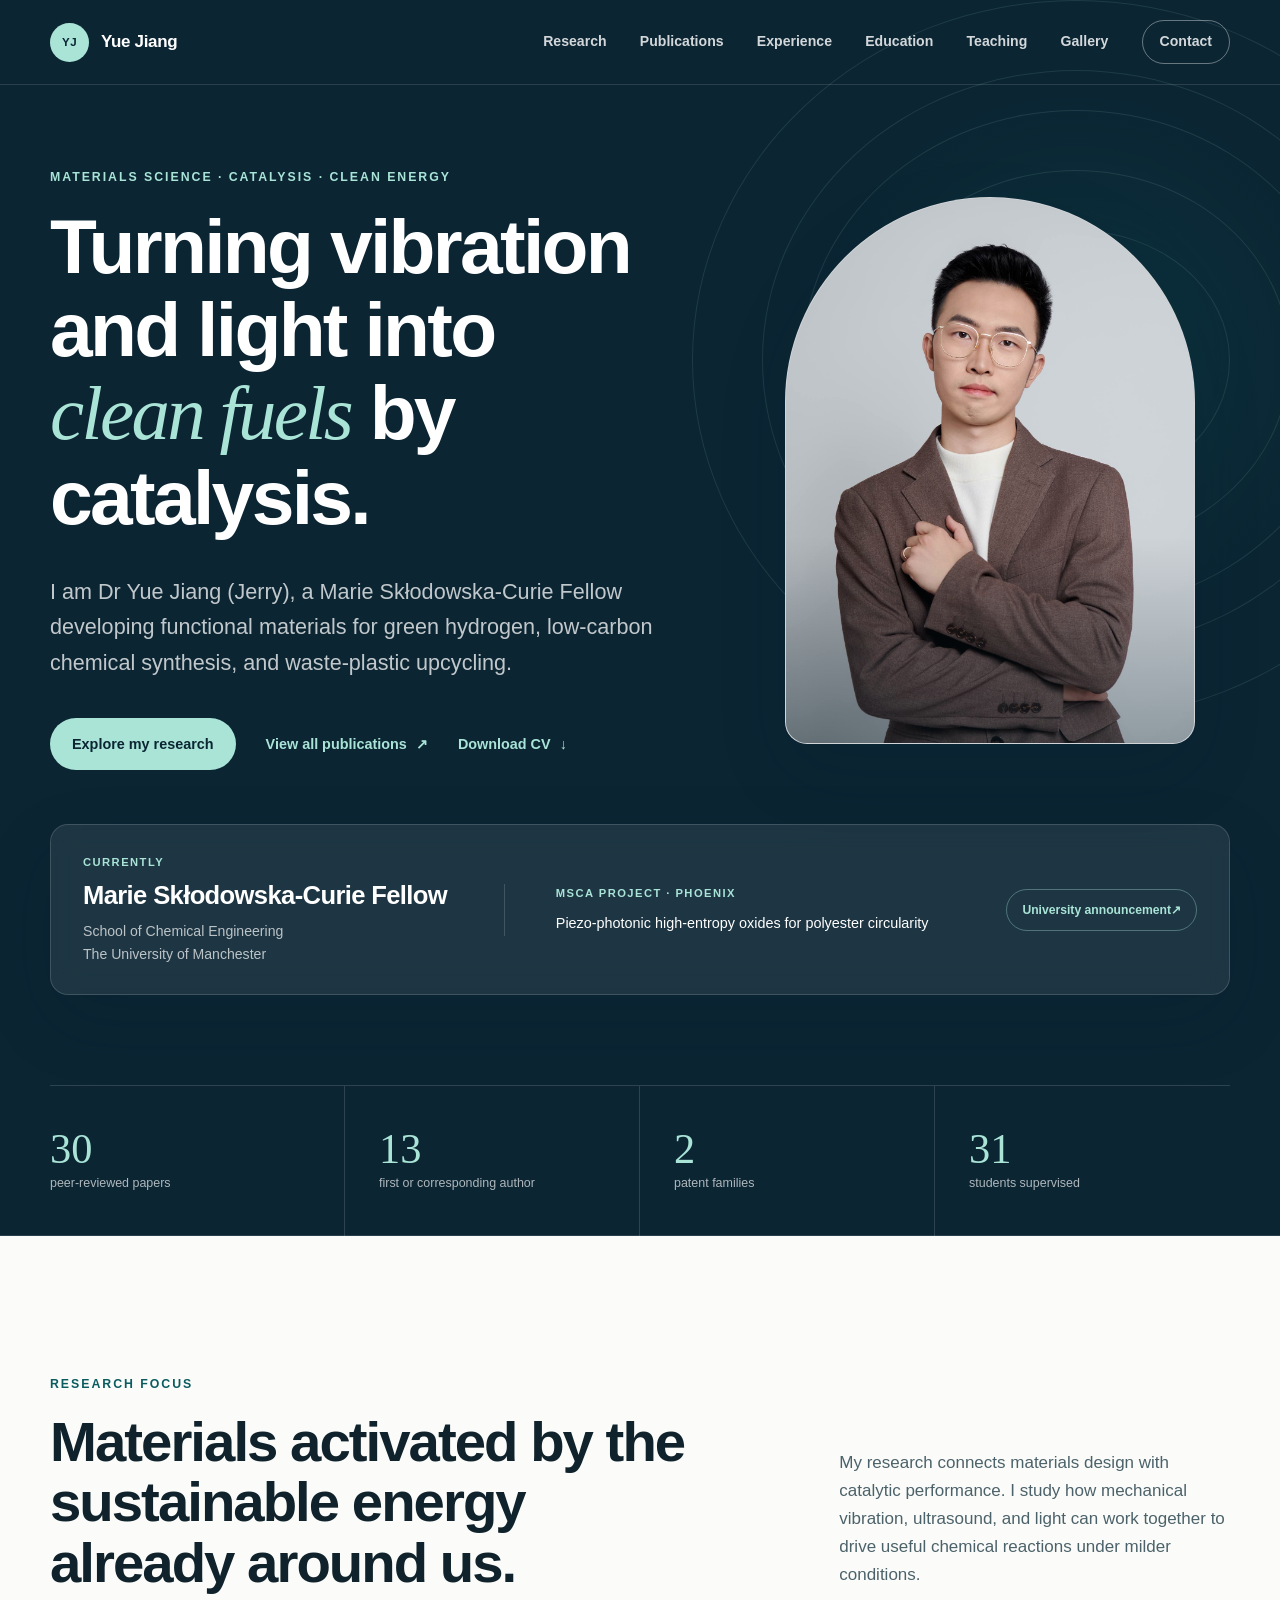
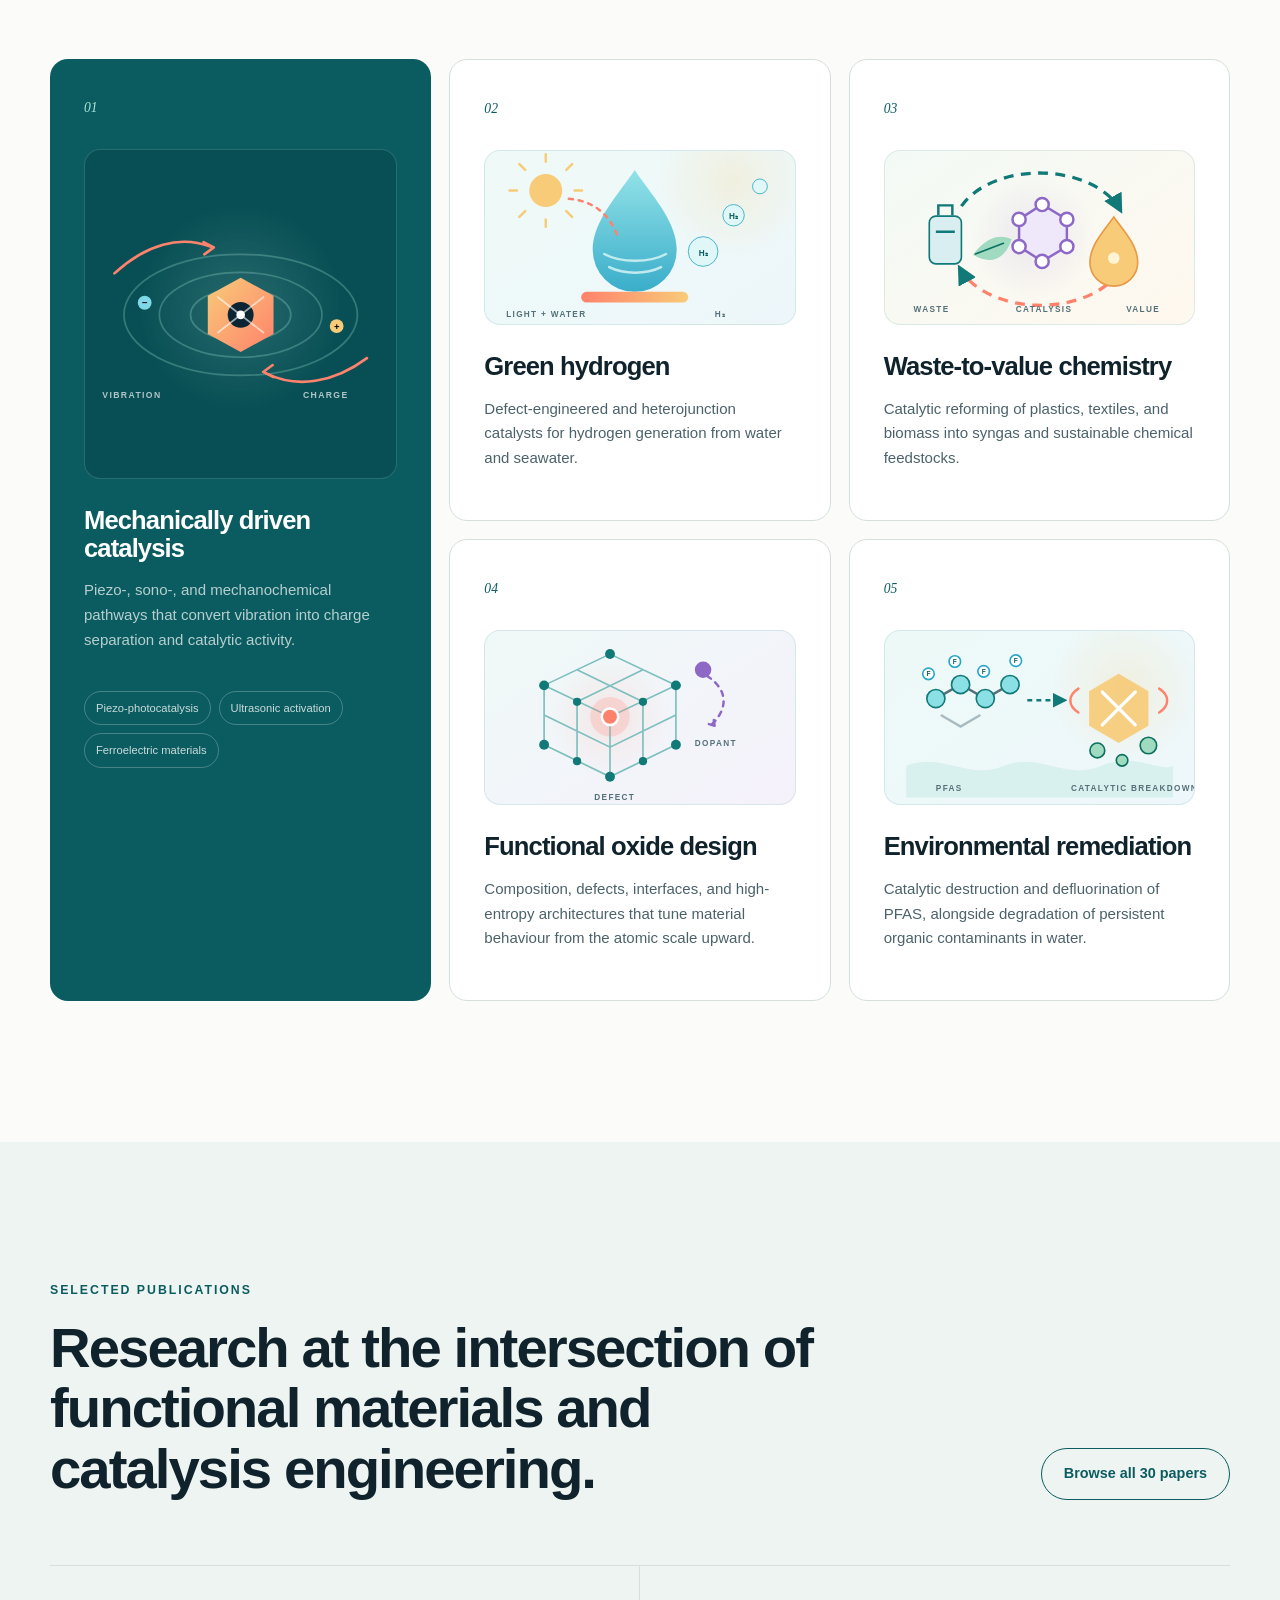
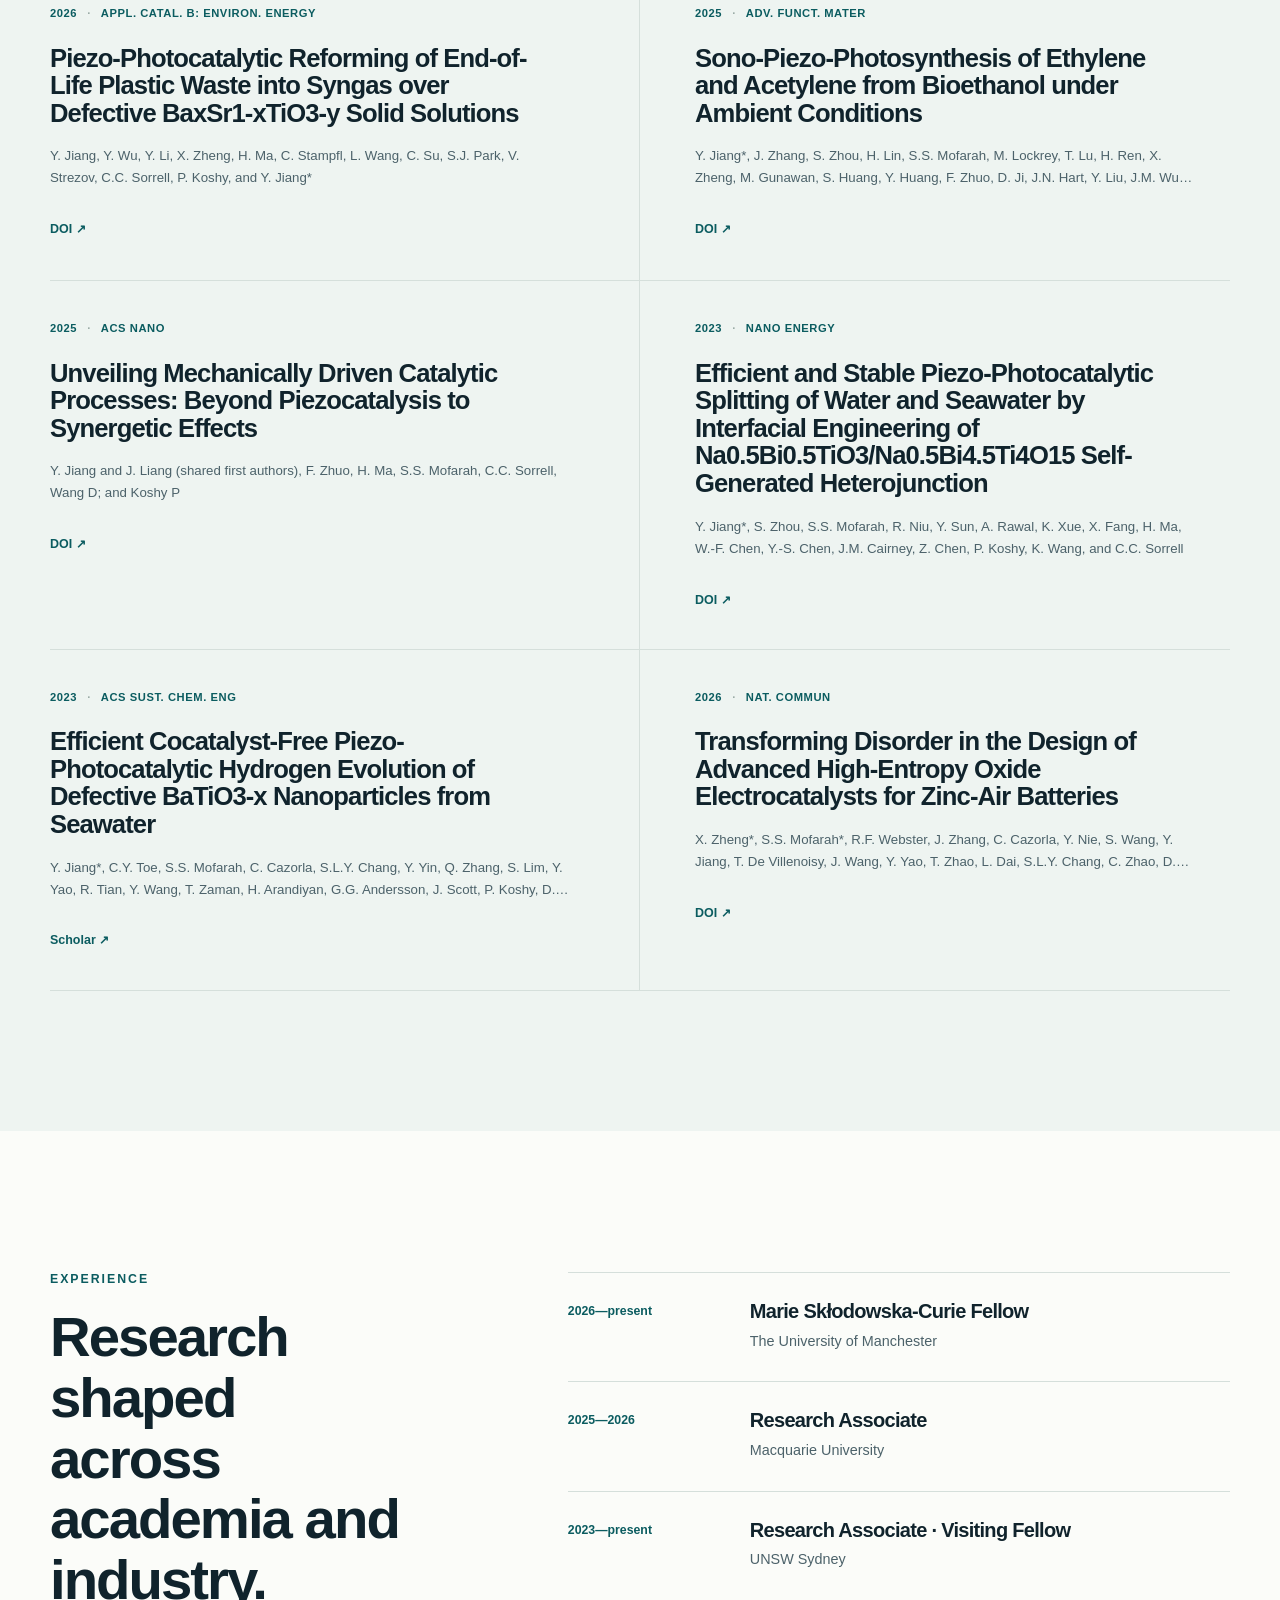
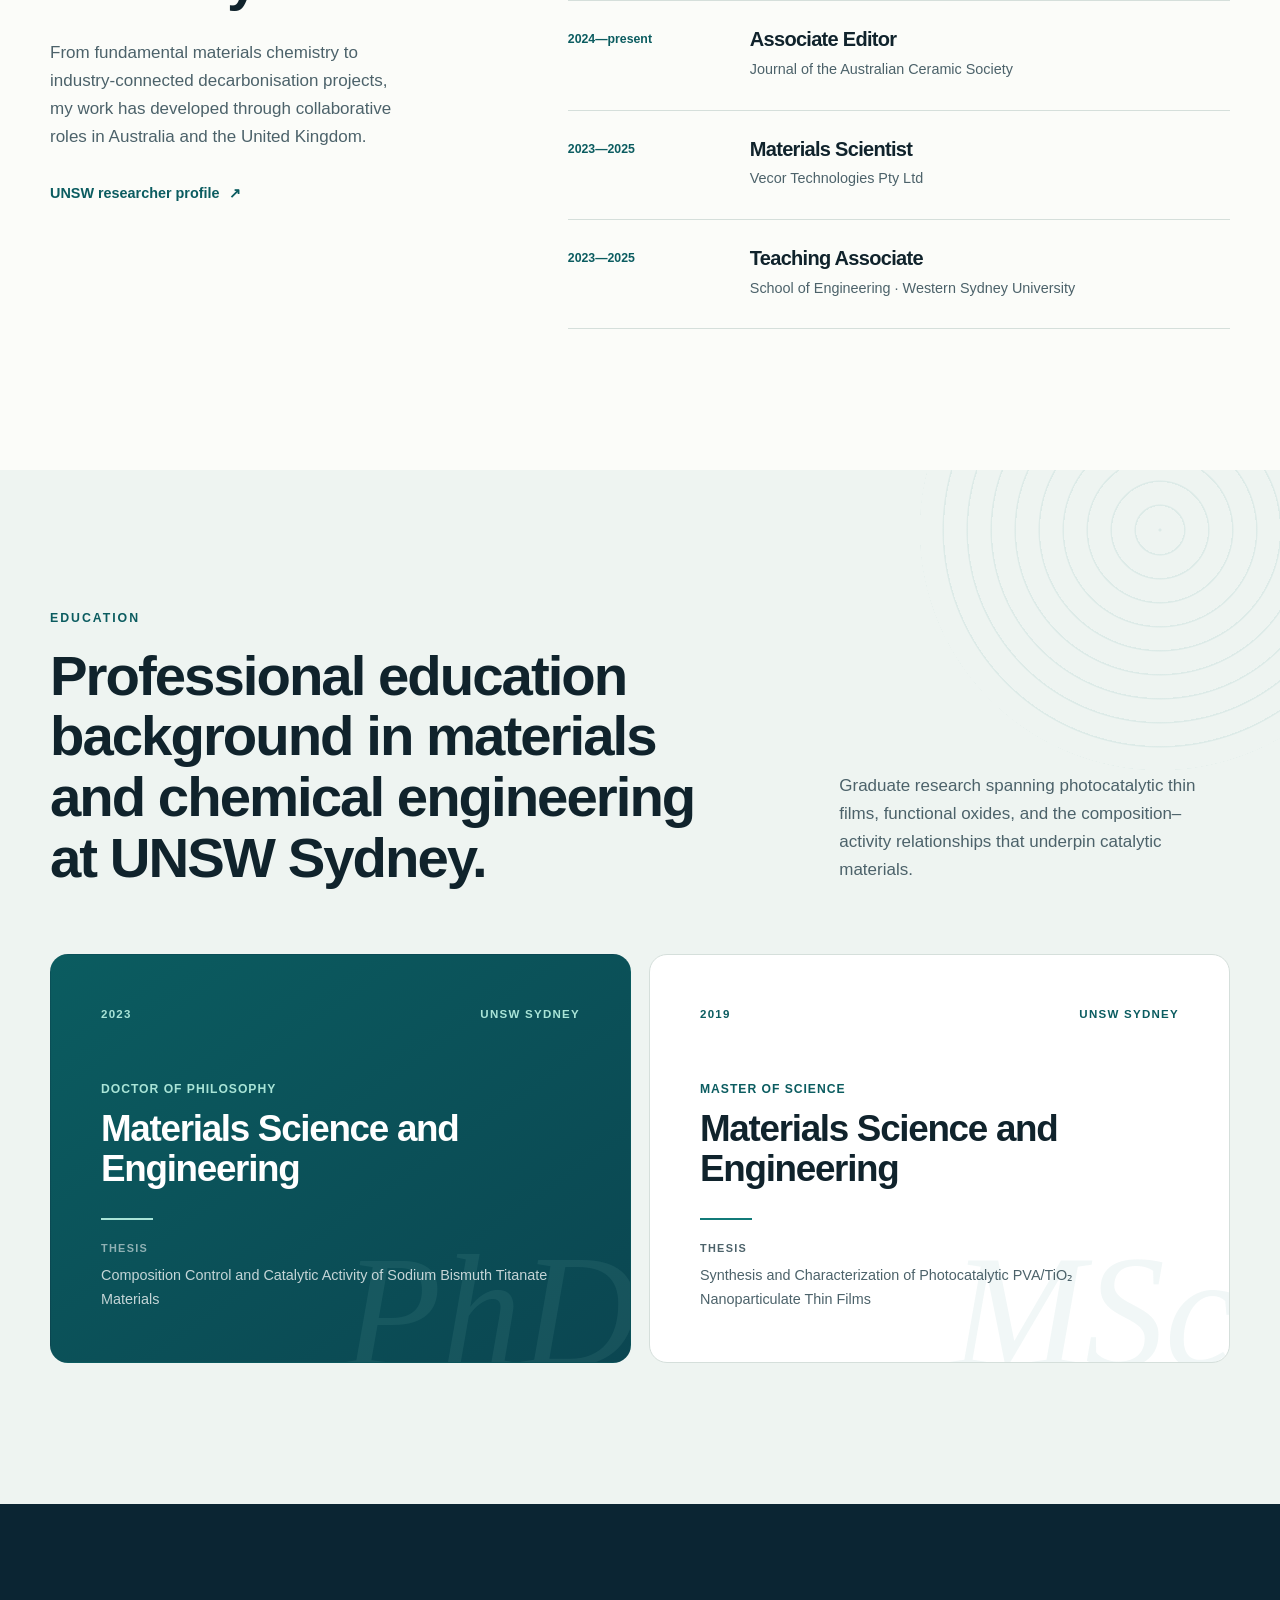
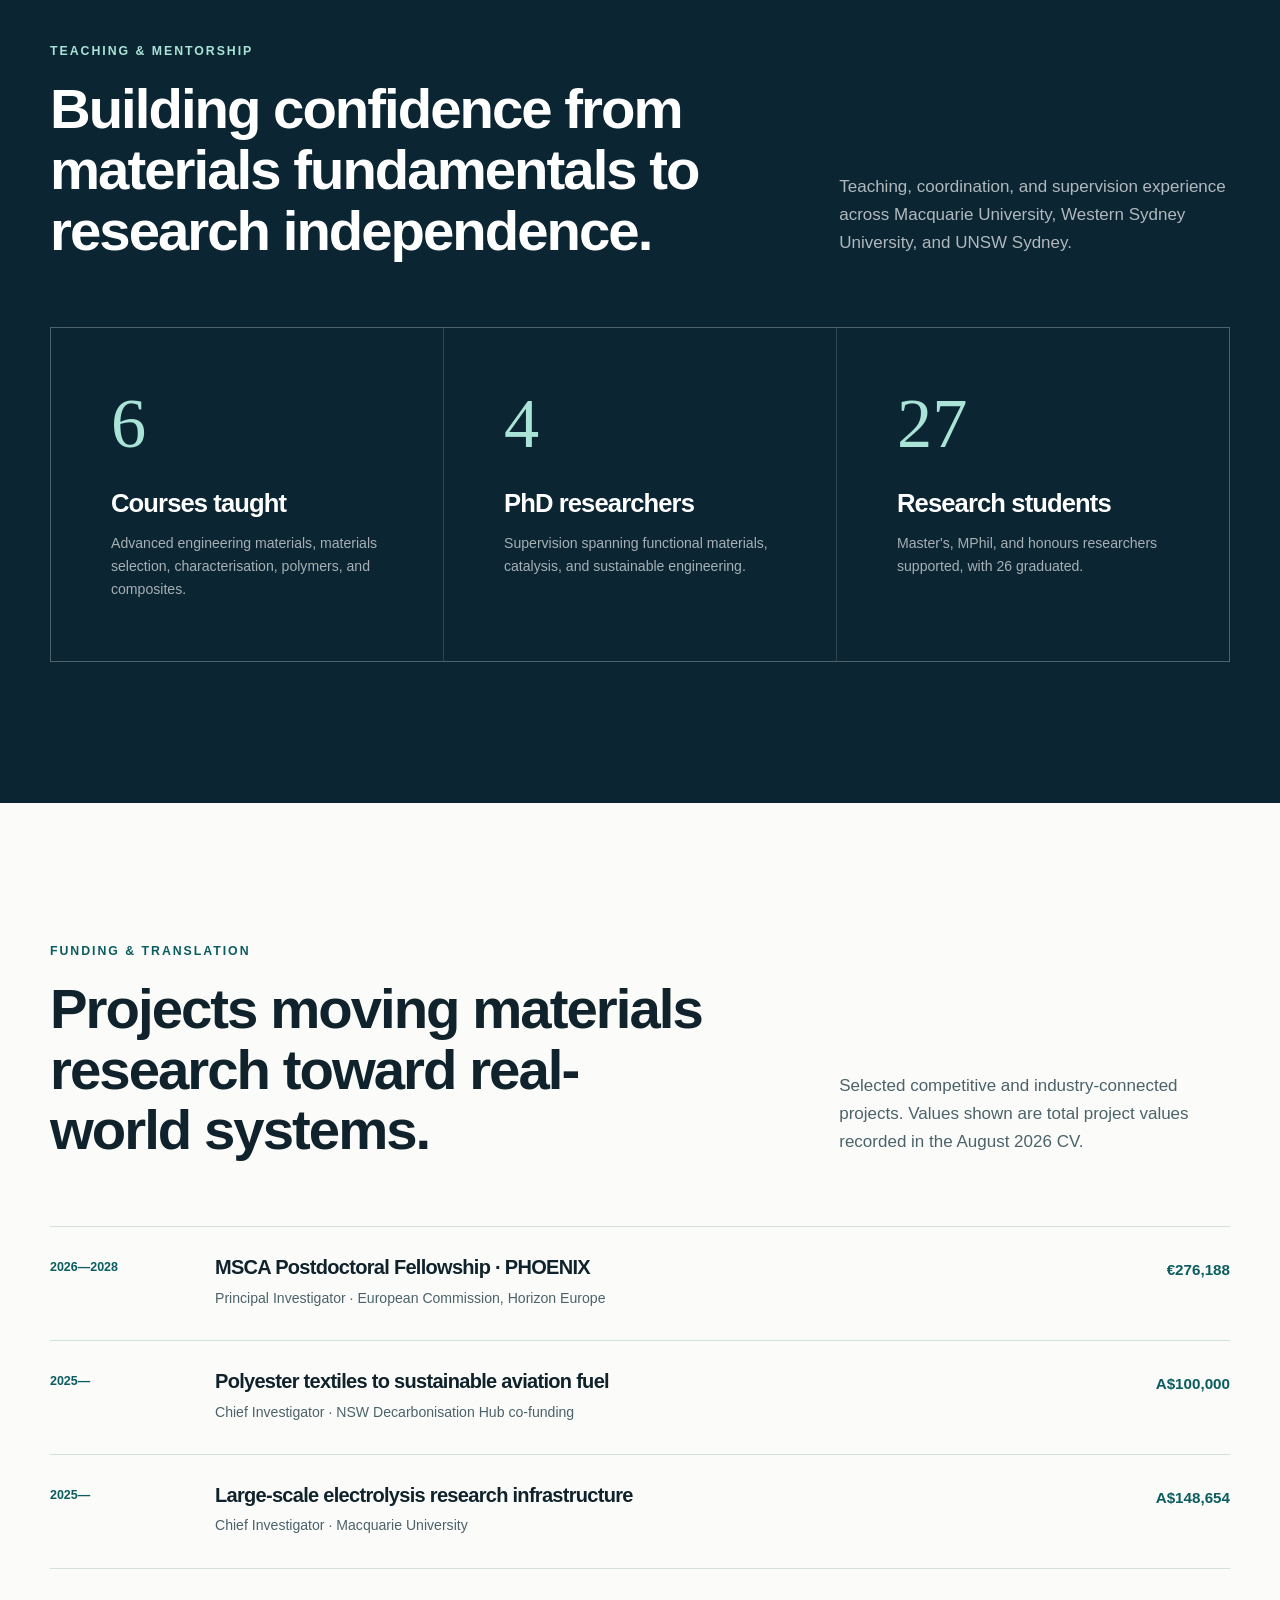
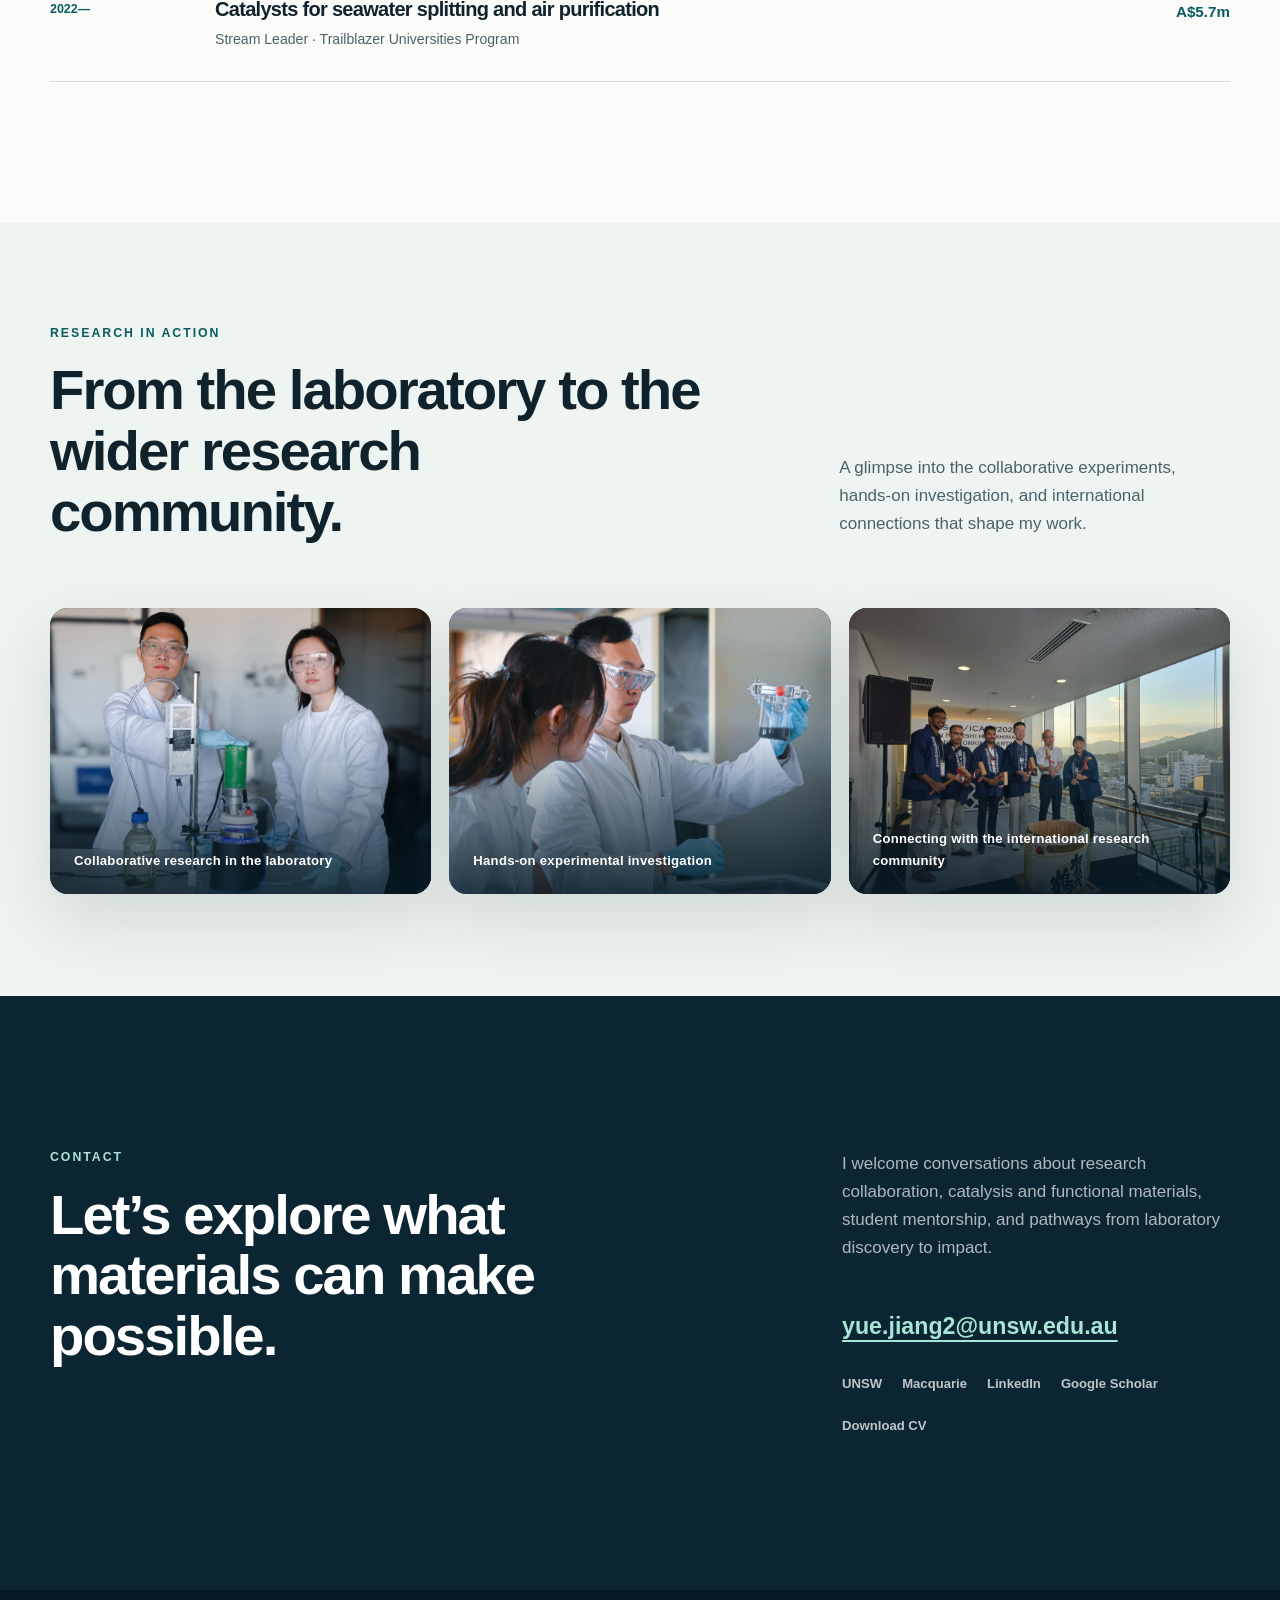
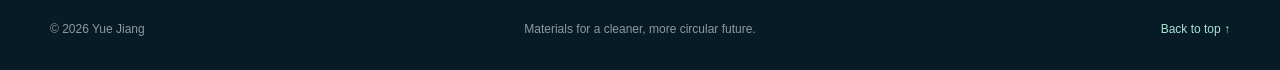
<file: index.html>
<!doctype html>
<html lang="en">
  <head>
    <meta charset="utf-8" />
    <meta name="viewport" content="width=device-width, initial-scale=1" />
    <meta name="theme-color" content="#0b2533" />
    <meta name="author" content="Dr Yue Jiang (Jerry)" />
    <meta name="robots" content="index, follow, max-image-preview:large" />
    <meta
      name="description"
      content="Dr Yue Jiang (Jerry) is a Marie Skłodowska-Curie Fellow and UNSW Sydney Visiting Fellow researching functional materials, catalysis, green hydrogen, and waste upcycling."
    />
    <meta property="og:title" content="Dr Yue Jiang (Jerry) | Functional Materials & Catalysis" />
    <meta
      property="og:description"
      content="Yue Jiang's research in functional materials, mechanically driven catalysis, green hydrogen, and waste-to-value chemistry."
    />
    <meta property="og:type" content="website" />
    <meta property="og:url" content="https://yuejiangjerry.github.io/" />
    <meta property="og:image" content="https://yuejiangjerry.github.io/assets/profile.jpeg" />
    <meta property="og:site_name" content="Dr Yue Jiang (Jerry)" />
    <link rel="canonical" href="https://yuejiangjerry.github.io/" />
    <title>Dr Yue Jiang (Jerry) | Functional Materials & Catalysis</title>
    <link rel="icon" href="assets/favicon.svg" type="image/svg+xml" />
    <link rel="stylesheet" href="assets/styles.css" />
    <script type="application/ld+json">
      {
        "@context": "https://schema.org",
        "@type": "ProfilePage",
        "@id": "https://yuejiangjerry.github.io/#profile",
        "url": "https://yuejiangjerry.github.io/",
        "dateCreated": "2026-08-14T00:00:00+10:00",
      "dateModified": "2026-08-16T00:00:00+10:00",
        "mainEntity": {
          "@type": "Person",
          "@id": "https://yuejiangjerry.github.io/#person",
          "name": "Yue Jiang",
          "alternateName": ["Yue Jiang (Jerry)", "Jerry Jiang"],
          "honorificPrefix": "Dr",
          "description": "Materials scientist researching functional materials, catalysis, clean hydrogen, and waste upcycling.",
          "jobTitle": "Marie Skłodowska-Curie Fellow",
          "url": "https://yuejiangjerry.github.io/",
          "image": "https://yuejiangjerry.github.io/assets/profile.jpeg",
          "affiliation": [
            {
              "@type": "CollegeOrUniversity",
              "name": "The University of Manchester",
              "url": "https://www.manchester.ac.uk/"
            },
            {
              "@type": "CollegeOrUniversity",
              "name": "UNSW Sydney",
              "url": "https://www.unsw.edu.au/"
            }
          ],
          "alumniOf": {
            "@type": "CollegeOrUniversity",
            "name": "UNSW Sydney",
            "url": "https://www.unsw.edu.au/"
          },
          "email": "mailto:yue.jiang2@unsw.edu.au",
          "knowsAbout": [
            "Piezo-photocatalysis",
            "Green hydrogen",
            "Functional materials",
            "Waste plastic upcycling",
            "Mechanochemistry"
          ],
          "sameAs": [
            "https://www.unsw.edu.au/staff/yue-jiang",
            "https://researchers.mq.edu.au/en/persons/yue-jiang/",
            "https://www.linkedin.com/in/yue-jiang-2999b3197",
            "https://scholar.google.com/citations?user=jmrYT-IAAAAJ&hl=en&oi=ao"
          ]
        }
      }
    </script>
  </head>
  <body>
    <a class="skip-link" href="#main">Skip to content</a>
    <header class="site-header" data-header>
      <div class="shell nav-wrap">
        <a class="brand" href="index.html" aria-label="Yue Jiang, home">
          <span class="brand-mark" aria-hidden="true">YJ</span>
          <span class="brand-name">Yue Jiang</span>
        </a>
        <button class="nav-toggle" type="button" aria-expanded="false" aria-controls="site-nav">
          <span class="sr-only">Toggle navigation</span>
          <span></span><span></span>
        </button>
        <nav id="site-nav" class="site-nav" aria-label="Primary navigation">
          <a href="#research">Research</a>
          <a href="publications.html">Publications</a>
          <a href="#experience">Experience</a>
          <a href="#education">Education</a>
          <a href="#teaching">Teaching</a>
          <a href="#gallery">Gallery</a>
          <a class="nav-contact" href="#contact">Contact</a>
        </nav>
      </div>
    </header>

    <main id="main">
      <section class="hero section-dark">
        <div class="hero-field" aria-hidden="true">
          <i></i><i></i><i></i><i></i><i></i>
        </div>
        <div class="shell hero-grid">
          <div class="hero-copy">
            <p class="eyebrow hero-eyebrow">Materials science · Catalysis · Clean energy</p>
            <h1>Turning vibration and light into <em>clean fuels</em> by catalysis.</h1>
            <p class="hero-lead">
              I am Dr Yue Jiang (Jerry), a Marie Skłodowska-Curie Fellow developing functional materials for
              green hydrogen, low-carbon chemical synthesis, and waste-plastic upcycling.
            </p>
            <div class="hero-actions">
              <a class="button button-light" href="#research">Explore my research</a>
              <a class="text-link text-link-light" href="publications.html">
                View all publications <span aria-hidden="true">↗</span>
              </a>
              <a
                class="text-link text-link-light"
                href="assets/Yue-Jiang-CV-August-2026.pdf"
                download="Yue-Jiang-CV-August-2026.pdf"
              >Download CV <span aria-hidden="true">↓</span></a>
            </div>
          </div>
          <div class="hero-visual">
            <figure class="portrait-frame">
              <img
                src="assets/profile.jpeg"
                alt="Portrait of Dr Yue Jiang"
                width="1440"
                height="1920"
                decoding="async"
                fetchpriority="high"
              />
            </figure>
          </div>
          <aside class="hero-card" aria-label="Current appointment">
            <div class="hero-card-role">
              <p class="card-kicker">Currently</p>
              <h2>Marie Skłodowska-Curie Fellow</h2>
              <p>School of Chemical Engineering<br />The University of Manchester</p>
            </div>
            <div class="hero-card-project">
              <p class="project-label">MSCA Project · PHOENIX</p>
              <p class="project-name">Piezo-photonic high-entropy oxides for polyester circularity</p>
            </div>
            <a
              class="card-link"
              href="https://www.manchester.ac.uk/about/news/msca-postdoctoral-fellowships/"
              target="_blank"
              rel="noreferrer"
            >University announcement <span aria-hidden="true">↗</span></a>
          </aside>
        </div>
        <div class="shell stats" aria-label="Career highlights">
          <div><strong>30</strong><span>peer-reviewed papers</span></div>
          <div><strong>13</strong><span>first or corresponding author</span></div>
          <div><strong>2</strong><span>patent families</span></div>
          <div><strong>31</strong><span>students supervised</span></div>
        </div>
      </section>

      <section id="research" class="section research-section">
        <div class="shell">
          <div class="section-intro split-heading">
            <div>
              <p class="eyebrow">Research focus</p>
                <h2>Materials activated by the sustainable energy already around us.</h2>
            </div>
            <p>
              My research connects materials design with catalytic performance. I study how
              mechanical vibration, ultrasound, and light can work together to drive useful chemical
              reactions under milder conditions.
            </p>
          </div>
          <div class="research-grid">
            <article class="research-card research-card-featured">
              <span class="research-number">01</span>
<div class="research-visual visual-mechanical" aria-hidden="true">
                <svg viewBox="0 0 360 250" role="presentation">
                  <defs>
                    <linearGradient id="mech-core" x1="0" y1="0" x2="1" y2="1">
                      <stop offset="0" stop-color="#f8cb78" />
                      <stop offset="1" stop-color="#ff826c" />
                    </linearGradient>
                  </defs>
                  <g fill="none" stroke="#a9e4d7" stroke-width="2">
                    <ellipse class="wave-ring wave-1" cx="180" cy="126" rx="58" ry="30" />
                    <ellipse class="wave-ring wave-2" cx="180" cy="126" rx="94" ry="49" />
                    <ellipse class="wave-ring wave-3" cx="180" cy="126" rx="135" ry="70" />
                  </g>
                  <g class="mech-core">
                    <path d="M180 83 218 104v44l-38 21-38-21v-44Z" fill="url(#mech-core)" />
                    <circle cx="180" cy="126" r="15" fill="#0b2533" />
                    <circle cx="180" cy="126" r="5" fill="#fff" />
                    <path d="m153 105 54 42M207 105l-54 42" stroke="#fff" stroke-width="2" opacity=".6" />
                  </g>
                  <g class="charge charge-left">
                    <circle cx="69" cy="112" r="8" fill="#7fd8e7" />
                    <text x="69" y="116" text-anchor="middle">−</text>
                  </g>
                  <g class="charge charge-right">
                    <circle cx="291" cy="139" r="8" fill="#f8cb78" />
                    <text x="291" y="143" text-anchor="middle">+</text>
                  </g>
                  <path class="energy-path" d="M34 78c37-34 76-44 111-31M326 176c-39 29-81 35-116 18" fill="none" stroke="#ff826c" stroke-linecap="round" stroke-width="3" />
                  <path d="m137 42 12 6-11 8M218 198l-12-6 11-8" fill="none" stroke="#ff826c" stroke-linecap="round" stroke-linejoin="round" stroke-width="3" />
                  <text class="svg-label" x="20" y="222">VIBRATION</text>
                  <text class="svg-label" x="252" y="222">CHARGE</text>
                </svg>
              </div>
              <h3>Mechanically driven catalysis</h3>
              <p>
                Piezo-, sono-, and mechanochemical pathways that convert vibration into charge
                separation and catalytic activity.
              </p>
              <ul>
                <li>Piezo-photocatalysis</li>
                <li>Ultrasonic activation</li>
                <li>Ferroelectric materials</li>
              </ul>
            </article>
            <article class="research-card">
              <span class="research-number">02</span>
              <div class="research-visual visual-hydrogen" aria-hidden="true">
                <svg viewBox="0 0 360 210" role="presentation">
                  <defs>
                    <linearGradient id="water-drop" x1="0" y1="0" x2="0" y2="1">
                      <stop offset="0" stop-color="#8be0e6" />
                      <stop offset="1" stop-color="#2aa7c6" />
                    </linearGradient>
                    <linearGradient id="catalyst-bar" x1="0" y1="0" x2="1" y2="0">
                      <stop offset="0" stop-color="#ff826c" />
                      <stop offset="1" stop-color="#f8cb78" />
                    </linearGradient>
                  </defs>
                  <circle cx="66" cy="48" r="20" fill="#f8cb78" />
                  <g class="photo-rays" stroke="#f8cb78" stroke-linecap="round" stroke-width="3">
                    <path d="M66 13v-9M66 92v-9M31 48h-9M110 48h-9M41 23l-7-7M98 80l-7-7M91 23l7-7M34 80l7-7" />
                  </g>
                  <path class="hydrogen-drop" d="M174 23c-18 28-51 61-51 97a51 51 0 0 0 102 0c0-36-33-69-51-97Z" fill="url(#water-drop)" opacity=".92" />
                  <path d="M137 125c20 11 55 11 75 0M143 141c18 9 45 9 63 0" fill="none" stroke="#dff8f7" stroke-linecap="round" stroke-width="3" opacity=".8" />
                  <rect x="109" y="171" width="130" height="13" rx="6.5" fill="url(#catalyst-bar)" />
                  <g class="bubble bubble-1"><circle cx="257" cy="122" r="18" fill="#dff8f7" stroke="#2aa7c6" /><text x="257" y="127">H₂</text></g>
                  <g class="bubble bubble-2"><circle cx="294" cy="78" r="13" fill="#dff8f7" stroke="#2aa7c6" /><text x="294" y="82">H₂</text></g>
                  <g class="bubble bubble-3"><circle cx="326" cy="43" r="9" fill="#dff8f7" stroke="#2aa7c6" /></g>
                  <path class="electron-flow" d="M94 58c34 3 51 22 60 48" fill="none" stroke="#ff826c" stroke-dasharray="5 7" stroke-linecap="round" stroke-width="3" />
                  <text class="svg-label dark" x="18" y="201">LIGHT + WATER</text>
                  <text class="svg-label dark" x="271" y="201">H₂</text>
                </svg>
              </div>
              <h3>Green hydrogen</h3>
              <p>
                Defect-engineered and heterojunction catalysts for hydrogen generation from water
                and seawater.
              </p>
            </article>
            <article class="research-card">
              <span class="research-number">03</span>
              <div class="research-visual visual-circularity" aria-hidden="true">
                <svg viewBox="0 0 360 210" role="presentation">
                  <defs>
                    <marker id="cycle-arrow" viewBox="0 0 10 10" refX="8" refY="5" markerWidth="6" markerHeight="6" orient="auto-start-reverse">
                      <path d="m0 0 10 5-10 5Z" fill="#117a78" />
                    </marker>
                  </defs>
                  <path class="cycle-path" d="M85 67a104 68 0 0 1 193 5" fill="none" marker-end="url(#cycle-arrow)" stroke="#117a78" stroke-width="4" />
                  <path class="cycle-path cycle-path-return" d="M276 147a104 68 0 0 1-193-5" fill="none" marker-end="url(#cycle-arrow)" stroke="#ff826c" stroke-width="4" />
                  <g class="waste-icon">
                    <rect x="46" y="79" width="39" height="58" rx="8" fill="#d8eef0" stroke="#117a78" stroke-width="2" />
                    <path d="M57 78v-12h17v12M54 98h23" fill="none" stroke="#117a78" stroke-width="3" />
                    <path d="M99 126c19-25 36-24 47-19-7 22-23 33-47 19Z" fill="#9fdac1" />
                    <path d="m102 125 34-13" stroke="#0b705e" stroke-linecap="round" stroke-width="2" />
                  </g>
                  <g class="value-icon">
                    <path d="M270 80c-13 18-29 35-29 55a29 29 0 0 0 58 0c0-20-16-37-29-55Z" fill="#f8cb78" stroke="#e89a46" stroke-width="2" />
                    <circle cx="270" cy="130" r="7" fill="#fff5d5" />
                  </g>
                  <g class="molecule" fill="#fff" stroke="#8d68c7" stroke-width="3">
                    <path d="m155 83 28-18 30 18v33l-30 18-28-18Z" fill="#eee8fa" />
                    <circle cx="155" cy="83" r="8" /><circle cx="183" cy="65" r="8" /><circle cx="213" cy="83" r="8" />
                    <circle cx="213" cy="116" r="8" /><circle cx="183" cy="134" r="8" /><circle cx="155" cy="116" r="8" />
                  </g>
                  <text class="svg-label dark" x="27" y="195">WASTE</text>
                  <text class="svg-label dark" x="151" y="195">CATALYSIS</text>
                  <text class="svg-label dark" x="285" y="195">VALUE</text>
                </svg>
              </div>
              <h3>Waste-to-value chemistry</h3>
              <p>
                Catalytic reforming of plastics, textiles, and biomass into syngas and sustainable
                chemical feedstocks.
              </p>
            </article>
            <article class="research-card">
              <span class="research-number">04</span>
              <div class="research-visual visual-lattice" aria-hidden="true">
                <svg viewBox="0 0 360 210" role="presentation">
                  <g class="lattice-lines" fill="none" stroke="#7cbfbe" stroke-width="2">
                    <path d="m64 66 80-38 80 38-80 38Zm80 38v73M64 66v72l80 39 80-39V66M104 47l80 39v72M184 47l-80 39v72M64 102l80 39 80-39" />
                  </g>
                  <g class="lattice-nodes" fill="#117a78">
                    <circle cx="64" cy="66" r="6" /><circle cx="144" cy="28" r="6" /><circle cx="224" cy="66" r="6" />
                    <circle cx="64" cy="138" r="6" /><circle cx="144" cy="104" r="6" /><circle cx="224" cy="138" r="6" />
                    <circle cx="144" cy="177" r="6" /><circle cx="104" cy="86" r="5" /><circle cx="184" cy="86" r="5" />
                    <circle cx="104" cy="158" r="5" /><circle cx="184" cy="158" r="5" />
                  </g>
                  <circle class="defect-halo" cx="144" cy="104" r="24" fill="#ff826c" opacity=".22" />
                  <circle class="defect-node" cx="144" cy="104" r="10" fill="#ff826c" stroke="#fff" stroke-width="3" />
                  <path class="dopant-path" d="M250 48c35 16 42 42 17 66" fill="none" stroke="#8d68c7" stroke-dasharray="6 7" stroke-linecap="round" stroke-width="3" />
                  <circle class="dopant-node" cx="257" cy="47" r="10" fill="#8d68c7" />
                  <path d="m264 113 7 2-1-7" fill="none" stroke="#8d68c7" stroke-linecap="round" stroke-linejoin="round" stroke-width="3" />
                  <text class="svg-label dark" x="247" y="139">DOPANT</text>
                  <text class="svg-label dark" x="125" y="205">DEFECT</text>
                </svg>
              </div>
              <h3>Functional oxide design</h3>
              <p>
                Composition, defects, interfaces, and high-entropy architectures that tune material
                behaviour from the atomic scale upward.
              </p>
            </article>
            <article class="research-card">
              <span class="research-number">05</span>
              <div class="research-visual visual-remediation" aria-hidden="true">
                <svg viewBox="0 0 360 210" role="presentation">
                  <defs>
                    <marker id="remediation-arrow" viewBox="0 0 10 10" refX="8" refY="5" markerWidth="6" markerHeight="6" orient="auto">
                      <path d="m0 0 10 5-10 5Z" fill="#117a78" />
                    </marker>
                  </defs>
                  <path d="M18 164c42-18 76 18 118 0s76 18 118 0 70 8 88 0v38H18Z" fill="#d9f1ee" />
                  <g fill="none" stroke="#557078" stroke-width="3">
                    <path d="m54 82 30-17 30 17 30-17" />
                    <path d="m60 102 24 14 24-14" opacity=".45" />
                  </g>
                  <g fill="#8be0e6" stroke="#117a78" stroke-width="2">
                    <circle cx="54" cy="82" r="11" /><circle cx="84" cy="65" r="11" /><circle cx="114" cy="82" r="11" /><circle cx="144" cy="65" r="11" />
                  </g>
                  <g fill="#fff" stroke="#2aa7c6" stroke-width="2">
                    <circle cx="45" cy="52" r="7" /><circle cx="77" cy="37" r="7" /><circle cx="112" cy="49" r="7" /><circle cx="151" cy="36" r="7" />
                  </g>
                  <g fill="#0b5c60" font-family="Aptos, Segoe UI, sans-serif" font-size="8" font-weight="800" text-anchor="middle">
                    <text x="45" y="55">F</text><text x="77" y="40">F</text><text x="112" y="52">F</text><text x="151" y="39">F</text>
                  </g>
                  <path d="M165 84h45" fill="none" marker-end="url(#remediation-arrow)" stroke="#117a78" stroke-dasharray="6 5" stroke-width="3" />
                  <g transform="translate(234 52)">
                    <path d="m42 0 36 21v42L42 84 6 63V21Z" fill="#f8cb78" opacity=".9" />
                    <path d="m22 22 40 40M62 22 22 62" stroke="#fff" stroke-linecap="round" stroke-width="4" />
                    <path d="M-7 18c-13 8-13 21 0 29M91 18c13 8 13 21 0 29" fill="none" stroke="#ff826c" stroke-linecap="round" stroke-width="3" />
                  </g>
                  <g fill="#9fdac1" stroke="#0b705e" stroke-width="2">
                    <circle cx="250" cy="145" r="9" /><circle cx="280" cy="157" r="7" /><circle cx="312" cy="139" r="10" />
                  </g>
                  <text class="svg-label dark" x="54" y="194">PFAS</text>
                  <text class="svg-label dark" x="218" y="194">CATALYTIC BREAKDOWN</text>
                </svg>
              </div>
              <h3>Environmental remediation</h3>
              <p>
                Catalytic destruction and defluorination of PFAS, alongside degradation of persistent
                organic contaminants in water.
              </p>
            </article>
          </div>
        </div>
      </section>

      <section class="section section-tint" id="publications">
        <div class="shell">
          <div class="section-intro publication-heading">
            <div>
              <p class="eyebrow">Selected publications</p>
              <h2>Research at the intersection of functional materials and catalysis engineering.</h2>
            </div>
            <a class="button button-outline" href="publications.html">Browse all 30 papers</a>
          </div>
          <div class="featured-publications" data-featured-publications aria-live="polite">
            <p class="loading-message">Loading selected publications…</p>
          </div>
        </div>
      </section>

      <section id="experience" class="section experience-section">
        <div class="shell experience-grid">
          <div class="experience-intro">
            <p class="eyebrow">Experience</p>
            <h2>Research shaped across academia and industry.</h2>
            <p>
              From fundamental materials chemistry to industry-connected decarbonisation projects,
              my work has developed through collaborative roles in Australia and the United Kingdom.
            </p>
            <a
              class="text-link"
              href="https://www.unsw.edu.au/staff/yue-jiang"
              target="_blank"
              rel="noreferrer"
            >UNSW researcher profile <span aria-hidden="true">↗</span></a>
          </div>
          <ol class="timeline">
            <li>
              <time>2026—present</time>
              <div><h3>Marie Skłodowska-Curie Fellow</h3><p>The University of Manchester</p></div>
            </li>
            <li>
              <time>2025—2026</time>
              <div><h3>Research Associate</h3><p>Macquarie University</p></div>
            </li>
            <li>
              <time>2023—present</time>
              <div><h3>Research Associate · Visiting Fellow</h3><p>UNSW Sydney</p></div>
            </li>
            <li>
              <time>2024—present</time>
              <div><h3>Associate Editor</h3><p>Journal of the Australian Ceramic Society</p></div>
            </li>
            <li>
              <time>2023—2025</time>
              <div><h3>Materials Scientist</h3><p>Vecor Technologies Pty Ltd</p></div>
            </li>
            <li>
              <time>2023—2025</time>
              <div><h3>Teaching Associate</h3><p>School of Engineering · Western Sydney University</p></div>
            </li>
          </ol>
        </div>
      </section>

      <section id="education" class="section section-tint education-section">
        <div class="shell">
          <div class="section-intro split-heading education-heading">
            <div>
              <p class="eyebrow">Education</p>
                <h2>Professional education background in materials and chemical engineering at UNSW Sydney.</h2>
            </div>
            <p>
              Graduate research spanning photocatalytic thin films, functional oxides, and the
              composition–activity relationships that underpin catalytic materials.
            </p>
          </div>
          <div class="degree-grid">
            <article class="degree-card degree-card-primary">
              <div class="degree-meta"><span>2023</span><span>UNSW Sydney</span></div>
              <p class="degree-type">Doctor of Philosophy</p>
              <h3>Materials Science and Engineering</h3>
              <div class="degree-rule"></div>
              <p class="thesis-label">Thesis</p>
              <p class="thesis-title">Composition Control and Catalytic Activity of Sodium Bismuth Titanate Materials</p>
            </article>
            <article class="degree-card">
              <div class="degree-meta"><span>2019</span><span>UNSW Sydney</span></div>
              <p class="degree-type">Master of Science</p>
              <h3>Materials Science and Engineering</h3>
              <div class="degree-rule"></div>
              <p class="thesis-label">Thesis</p>
              <p class="thesis-title">Synthesis and Characterization of Photocatalytic PVA/TiO₂ Nanoparticulate Thin Films</p>
            </article>
          </div>
        </div>
      </section>

      <section id="teaching" class="section section-dark teaching-section">
        <div class="shell">
          <div class="section-intro split-heading">
            <div>
              <p class="eyebrow hero-eyebrow">Teaching & mentorship</p>
              <h2>Building confidence from materials fundamentals to research independence.</h2>
            </div>
            <p>
              Teaching, coordination, and supervision experience across Macquarie University,
              Western Sydney University, and UNSW Sydney.
            </p>
          </div>
          <div class="teaching-grid">
            <article>
              <strong>6</strong>
              <h3>Courses taught</h3>
              <p>Advanced engineering materials, materials selection, characterisation, polymers, and composites.</p>
            </article>
            <article>
              <strong>4</strong>
              <h3>PhD researchers</h3>
              <p>Supervision spanning functional materials, catalysis, and sustainable engineering.</p>
            </article>
            <article>
              <strong>27</strong>
              <h3>Research students</h3>
              <p>Master's, MPhil, and honours researchers supported, with 26 graduated.</p>
            </article>
          </div>
        </div>
      </section>

      <section class="section grants-section">
        <div class="shell">
          <div class="section-intro split-heading">
            <div>
              <p class="eyebrow">Funding & translation</p>
              <h2>Projects moving materials research toward real-world systems.</h2>
            </div>
            <p>Selected competitive and industry-connected projects. Values shown are total project values recorded in the August 2026 CV.</p>
          </div>
          <div class="grant-list">
            <article>
              <span class="grant-year">2026—2028</span>
              <div><h3>MSCA Postdoctoral Fellowship · PHOENIX</h3><p>Principal Investigator · European Commission, Horizon Europe</p></div>
              <strong>€276,188</strong>
            </article>
            <article>
              <span class="grant-year">2025—</span>
              <div><h3>Polyester textiles to sustainable aviation fuel</h3><p>Chief Investigator · NSW Decarbonisation Hub co-funding</p></div>
              <strong>A$100,000</strong>
            </article>
            <article>
              <span class="grant-year">2025—</span>
              <div><h3>Large-scale electrolysis research infrastructure</h3><p>Chief Investigator · Macquarie University</p></div>
              <strong>A$148,654</strong>
            </article>
            <article>
              <span class="grant-year">2022—</span>
              <div><h3>Catalysts for seawater splitting and air purification</h3><p>Stream Leader · Trailblazer Universities Program</p></div>
              <strong>A$5.7m</strong>
            </article>
          </div>
        </div>
      </section>

      <section id="gallery" class="section section-tint gallery-section">
        <div class="shell">
          <div class="section-intro split-heading gallery-heading">
            <div>
              <p class="eyebrow">Research in action</p>
              <h2>From the laboratory to the wider research community.</h2>
            </div>
            <p>
              A glimpse into the collaborative experiments, hands-on investigation, and international
              connections that shape my work.
            </p>
          </div>
          <div class="gallery-grid">
            <figure class="gallery-item gallery-item-featured">
              <img
                src="assets/gallery-lab-collaboration.jpg"
                alt="Dr Yue Jiang and a colleague standing beside laboratory equipment"
                width="1821"
                height="1536"
                loading="lazy"
                decoding="async"
              />
              <figcaption>Collaborative research in the laboratory</figcaption>
            </figure>
            <figure class="gallery-item">
              <img
                src="assets/gallery-experiment.jpg"
                alt="Dr Yue Jiang and a colleague examining an experimental vessel"
                width="2048"
                height="1365"
                loading="lazy"
                decoding="async"
              />
              <figcaption>Hands-on experimental investigation</figcaption>
            </figure>
            <figure class="gallery-item">
              <img
                src="assets/gallery-conference.jpg"
                alt="Dr Yue Jiang with research colleagues at an international conference"
                width="2048"
                height="1536"
                loading="lazy"
                decoding="async"
              />
              <figcaption>Connecting with the international research community</figcaption>
            </figure>
          </div>
        </div>
      </section>

      <section id="contact" class="contact-section section-dark">
        <div class="shell contact-grid">
          <div>
            <p class="eyebrow hero-eyebrow">Contact</p>
            <h2>Let’s explore what materials can make possible.</h2>
          </div>
          <div class="contact-copy">
            <p>
              I welcome conversations about research collaboration, catalysis and functional
              materials, student mentorship, and pathways from laboratory discovery to impact.
            </p>
            <a class="contact-email" href="mailto:yue.jiang2@unsw.edu.au">yue.jiang2@unsw.edu.au</a>
            <div class="profile-links" aria-label="Professional profiles">
              <a href="https://www.unsw.edu.au/staff/yue-jiang" target="_blank" rel="me noreferrer">UNSW</a>
              <a href="https://researchers.mq.edu.au/en/persons/yue-jiang/" target="_blank" rel="me noreferrer">Macquarie</a>
              <a href="https://www.linkedin.com/in/yue-jiang-2999b3197" target="_blank" rel="me noreferrer">LinkedIn</a>
              <a href="https://scholar.google.com/citations?user=jmrYT-IAAAAJ&amp;hl=en&amp;oi=ao" target="_blank" rel="me noreferrer">Google Scholar</a>
              <a href="assets/Yue-Jiang-CV-August-2026.pdf" download="Yue-Jiang-CV-August-2026.pdf">Download CV</a>
            </div>
          </div>
        </div>
      </section>
    </main>

    <footer class="site-footer">
      <div class="shell footer-grid">
        <p>© <span data-current-year>2026</span> Yue Jiang</p>
        <p>Materials for a cleaner, more circular future.</p>
        <a href="#main">Back to top ↑</a>
      </div>
    </footer>

    <script src="assets/site.js" defer></script>
  </body>
</html>
</file>
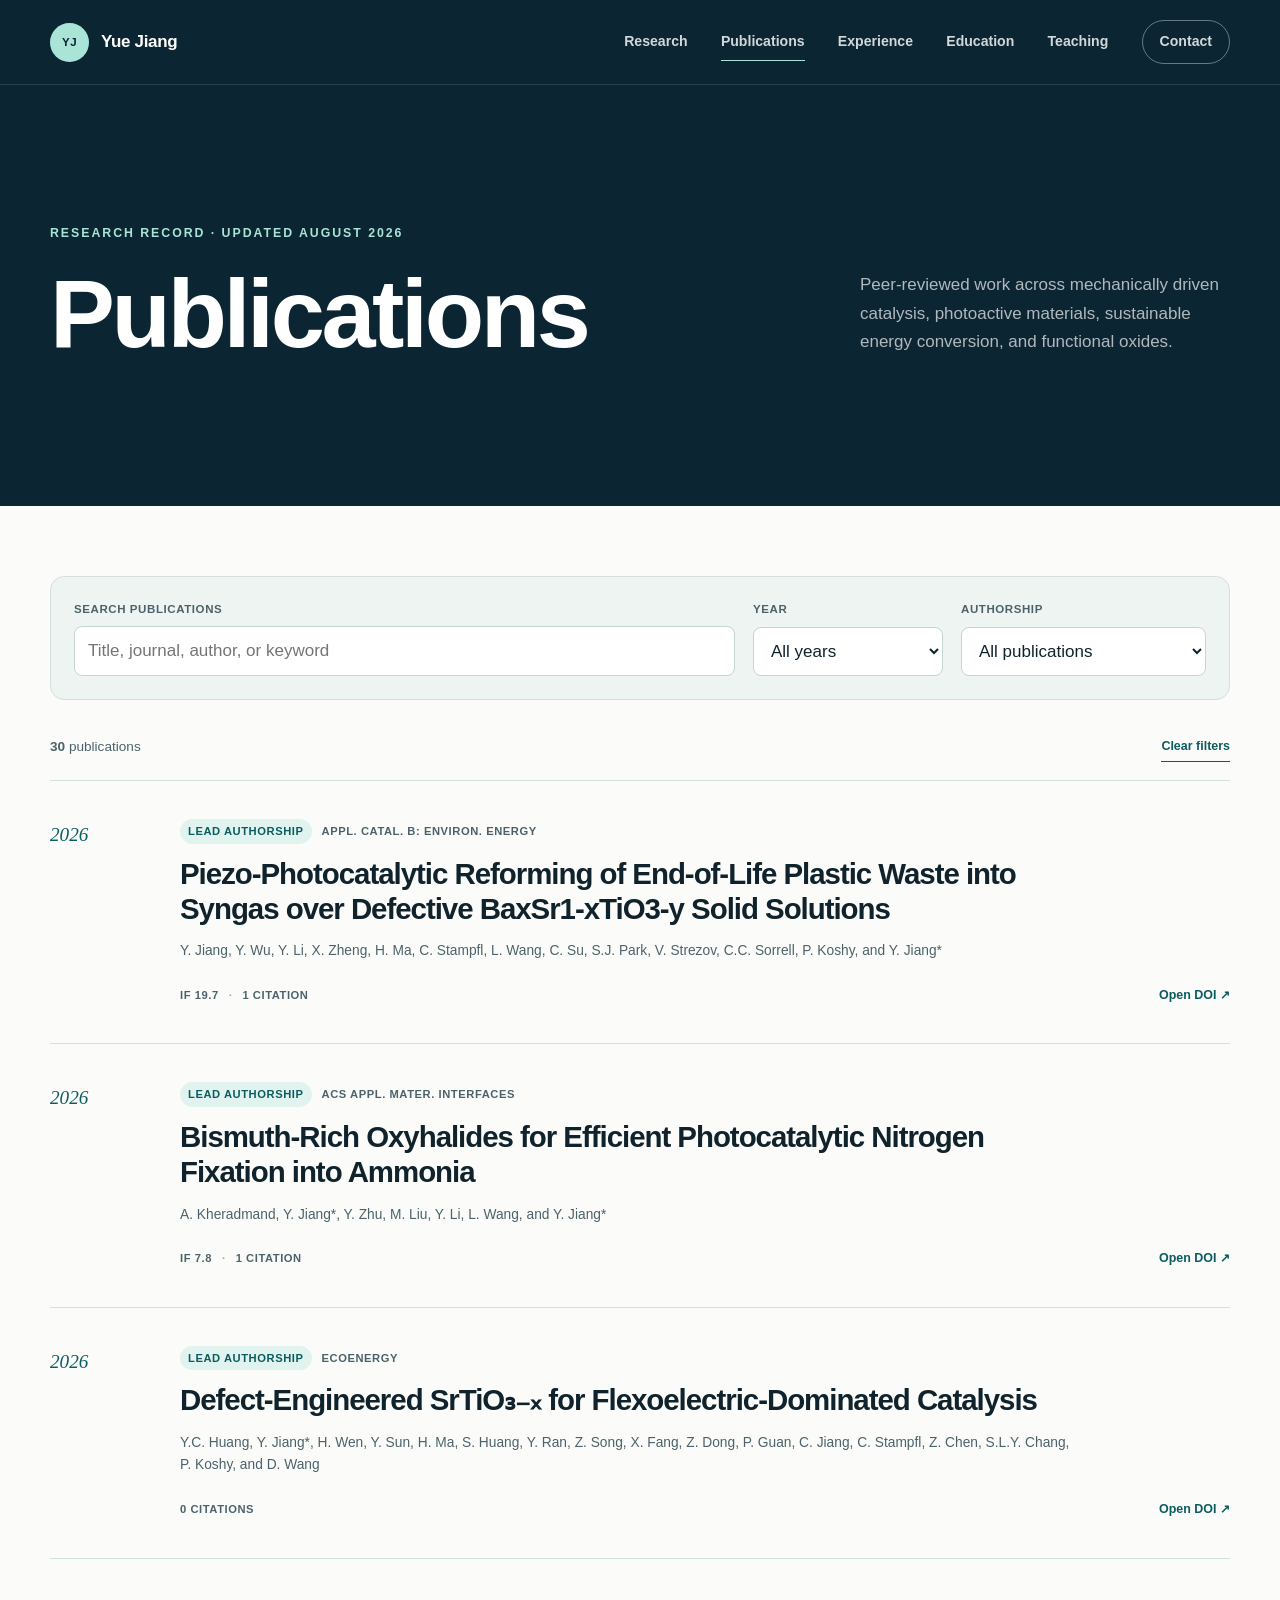
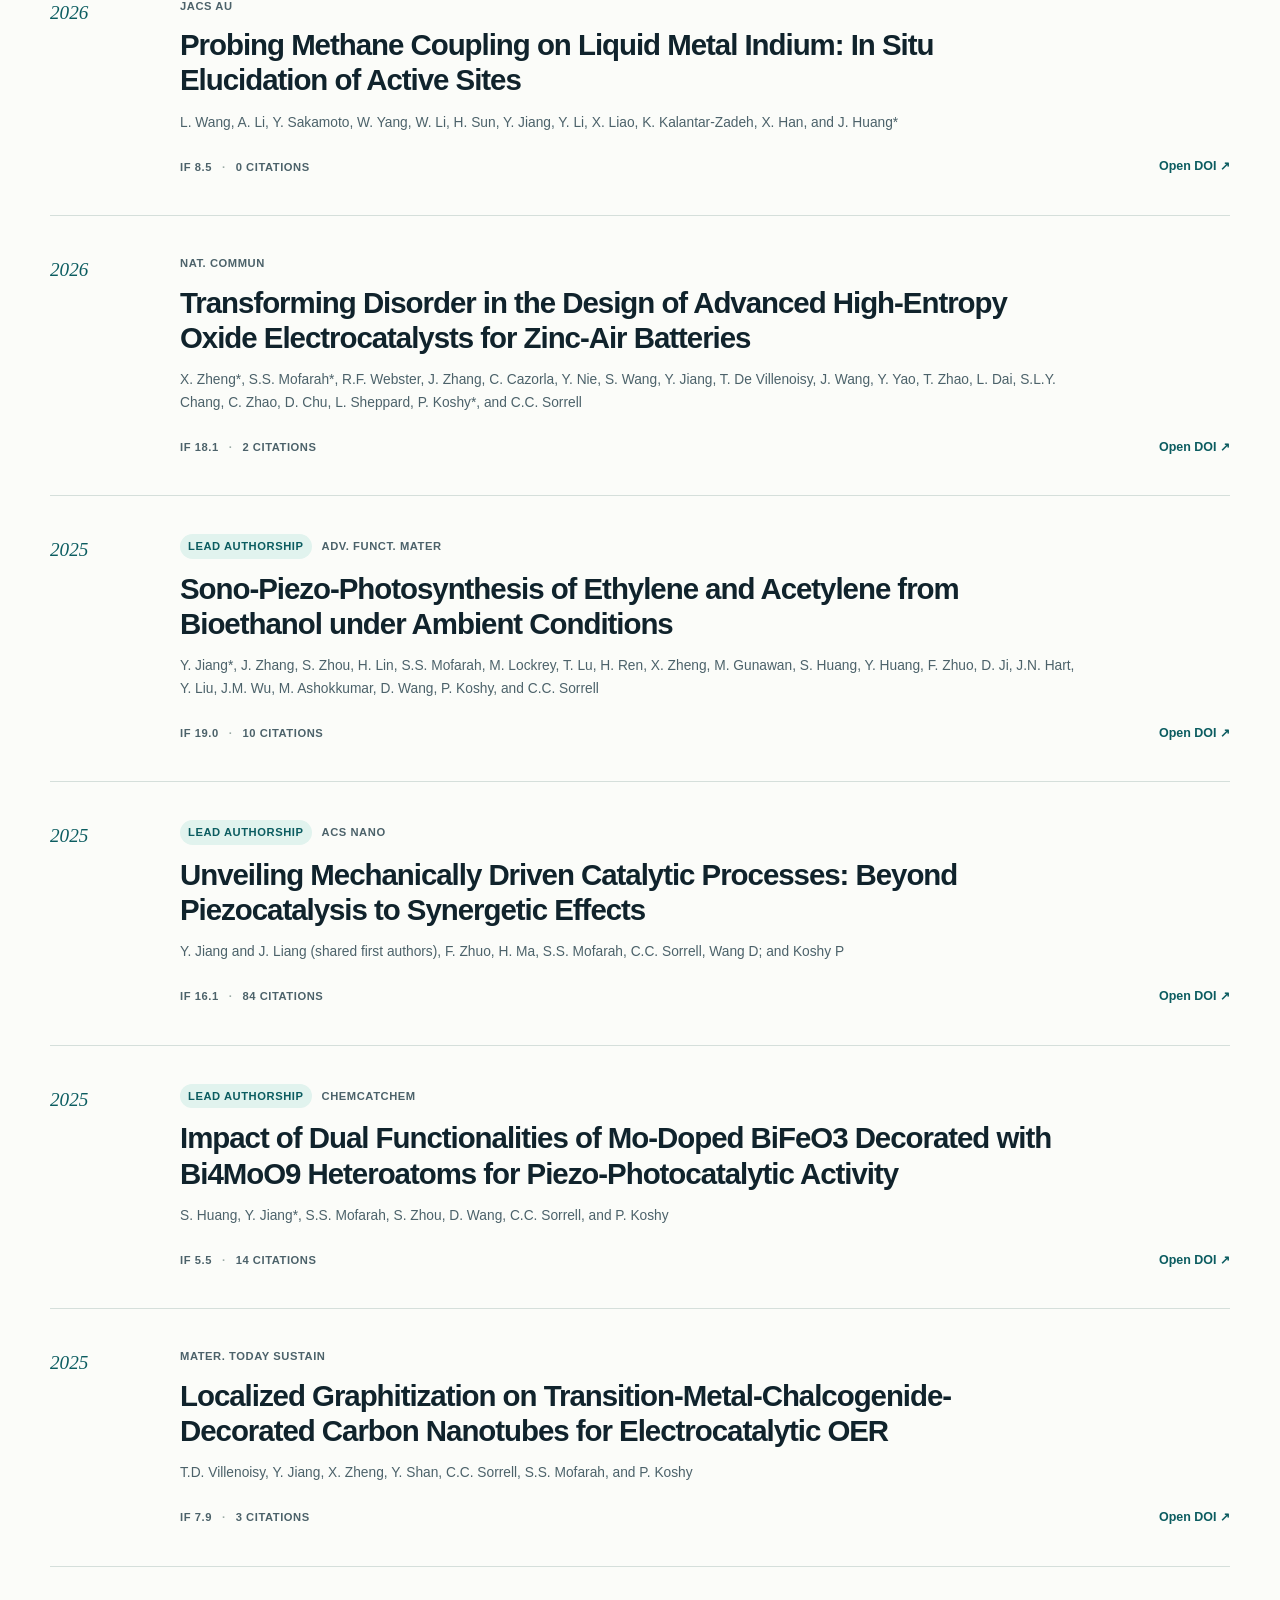
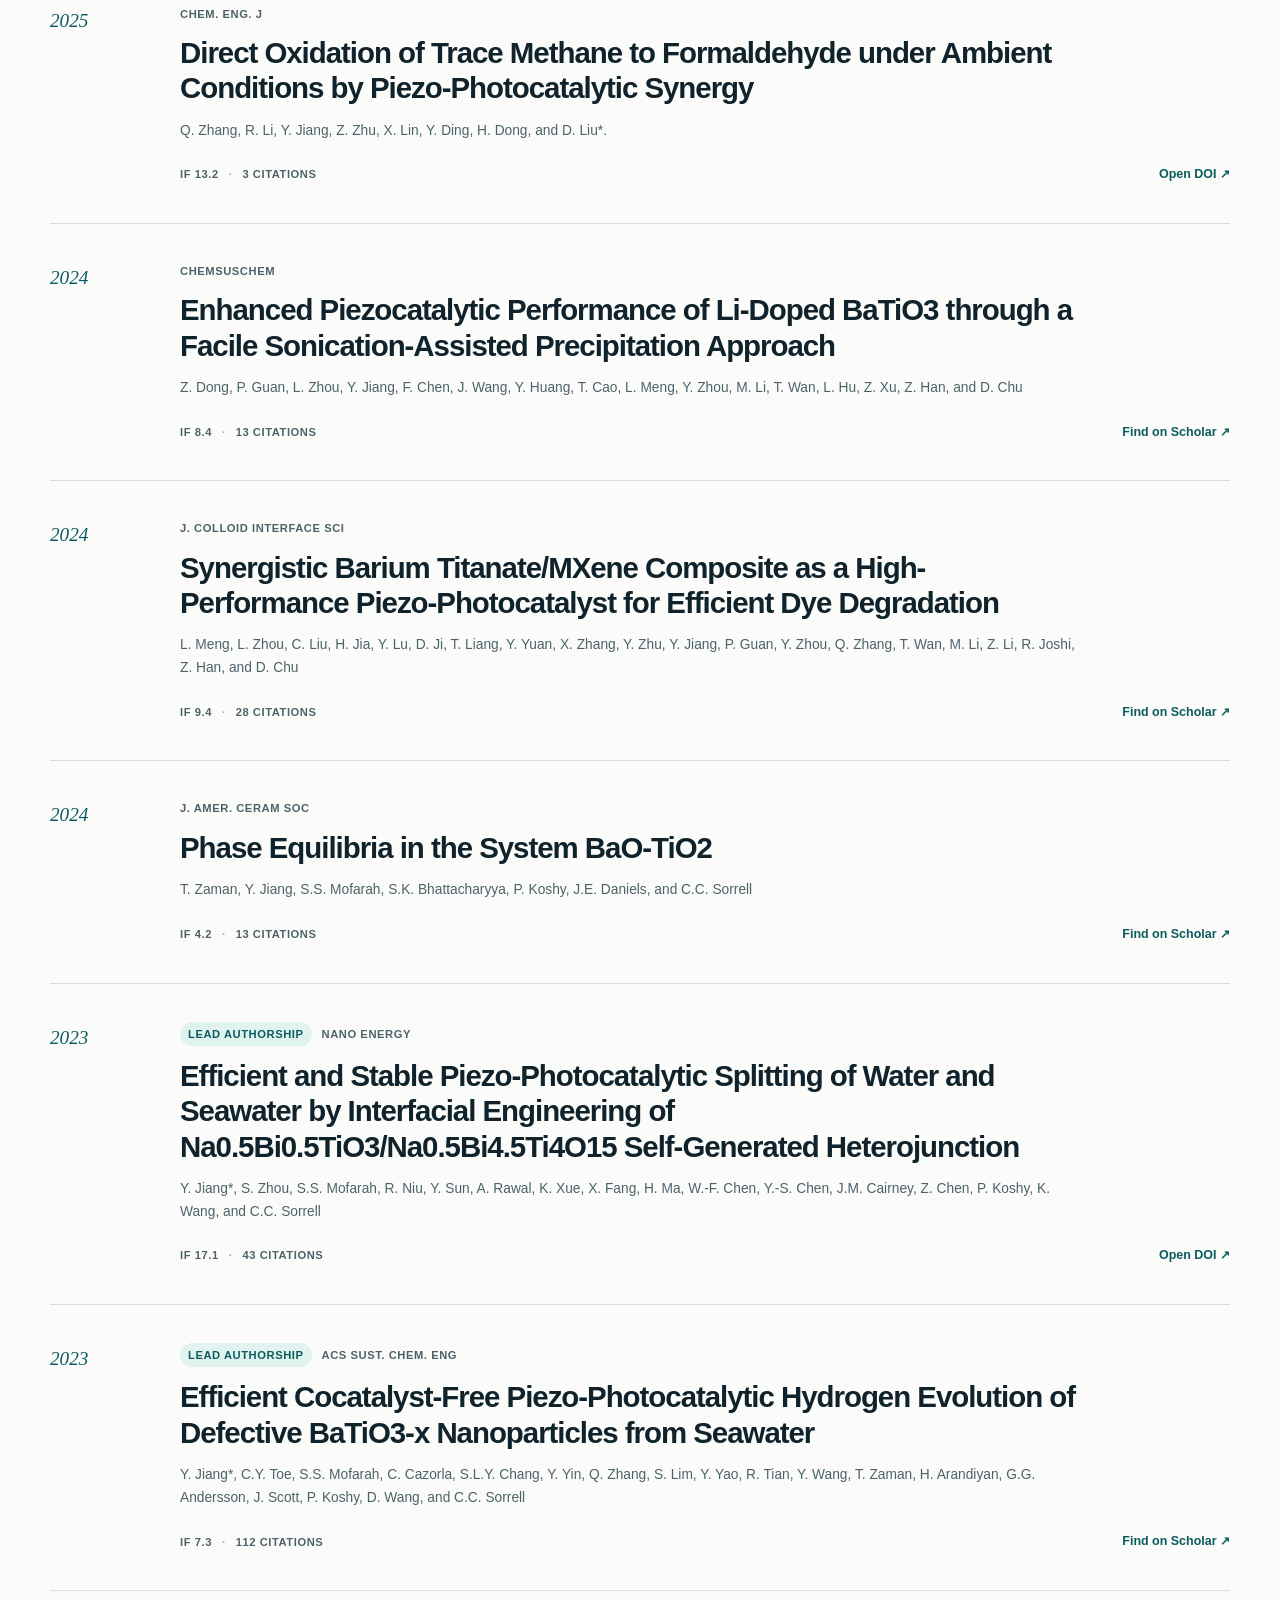
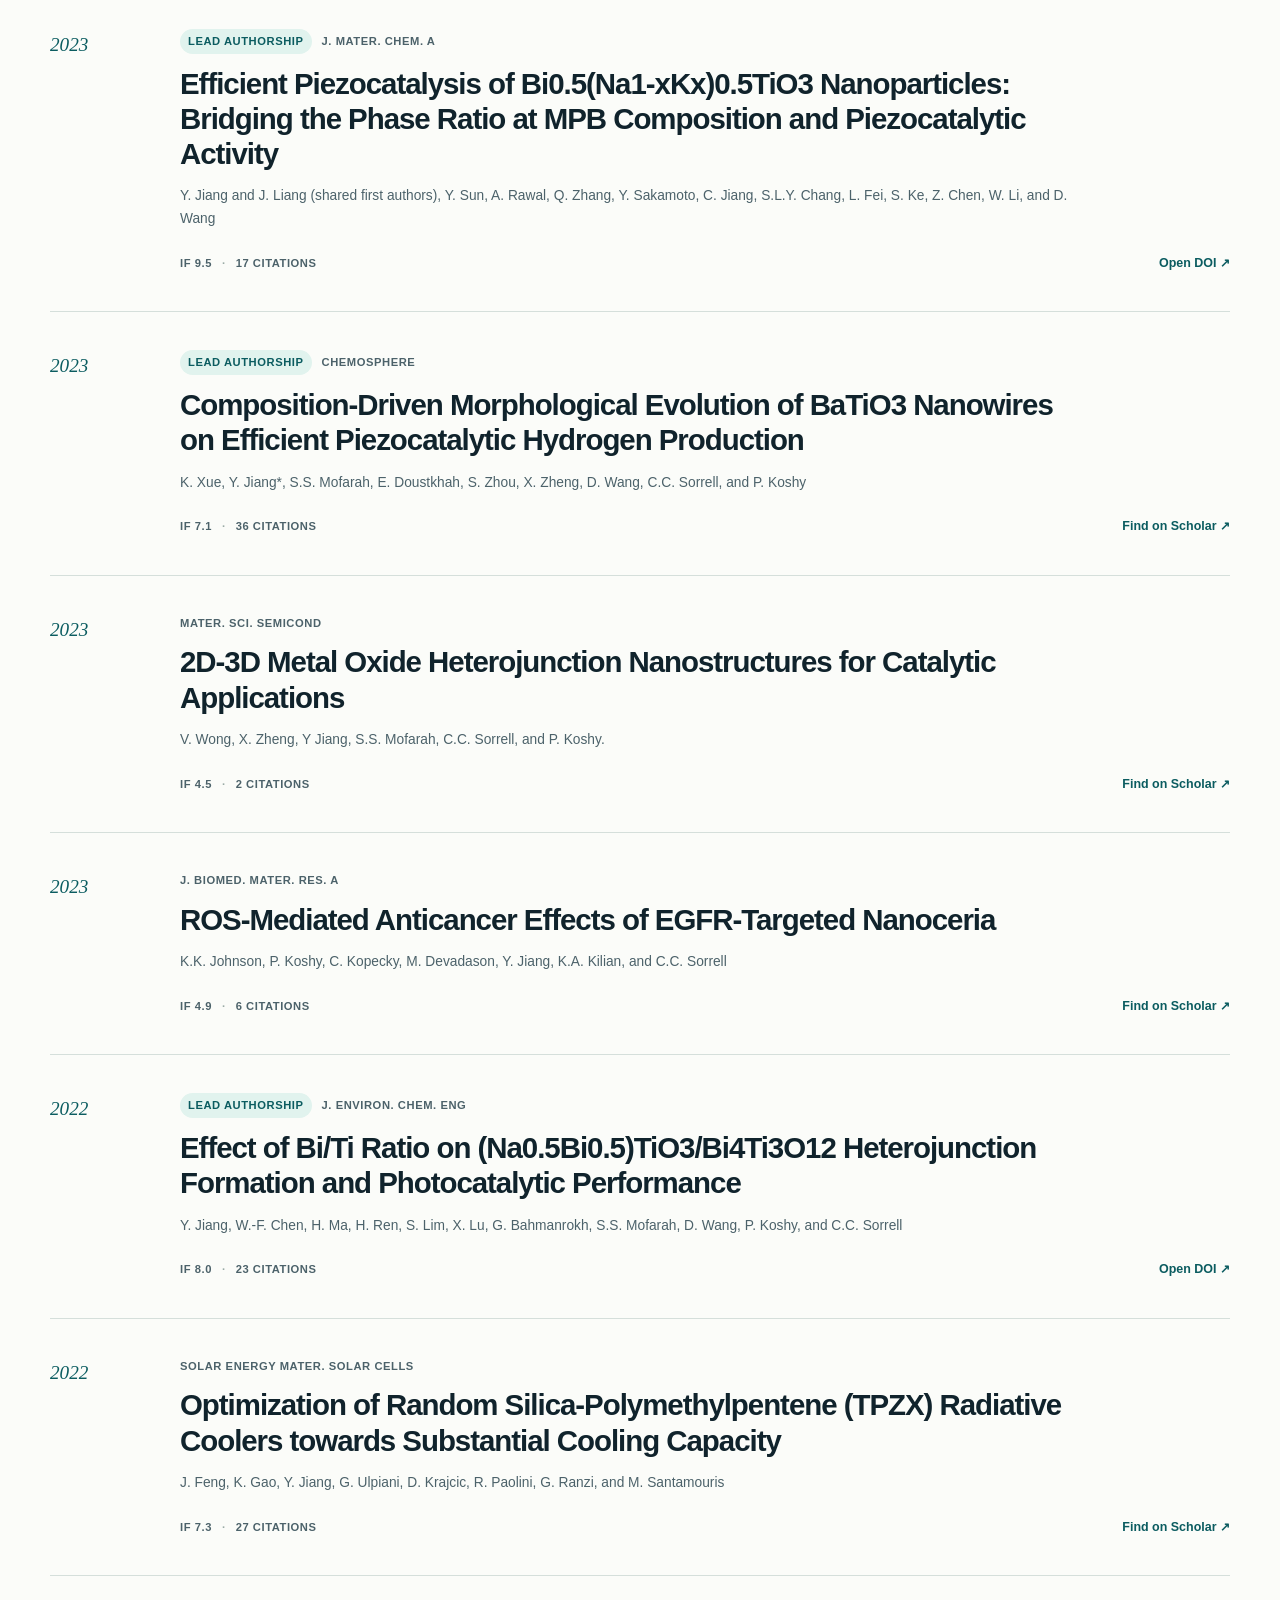
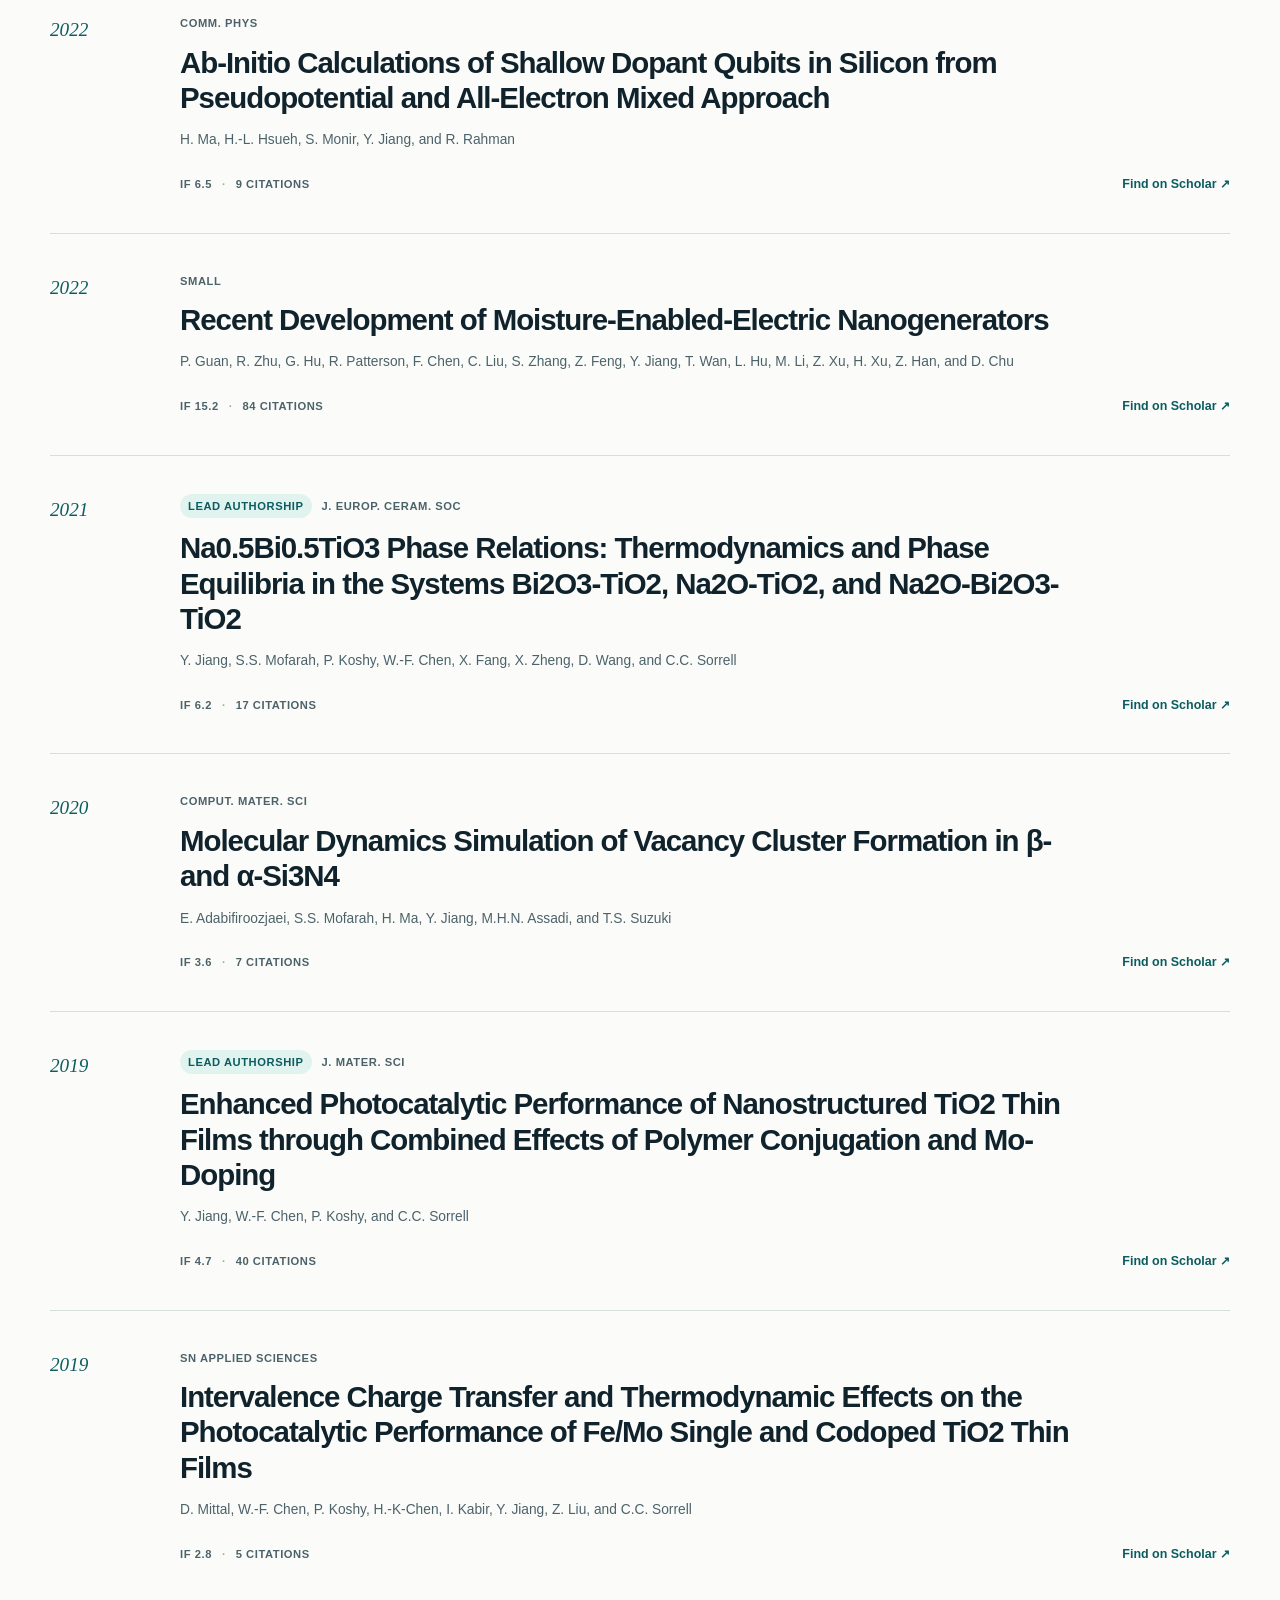
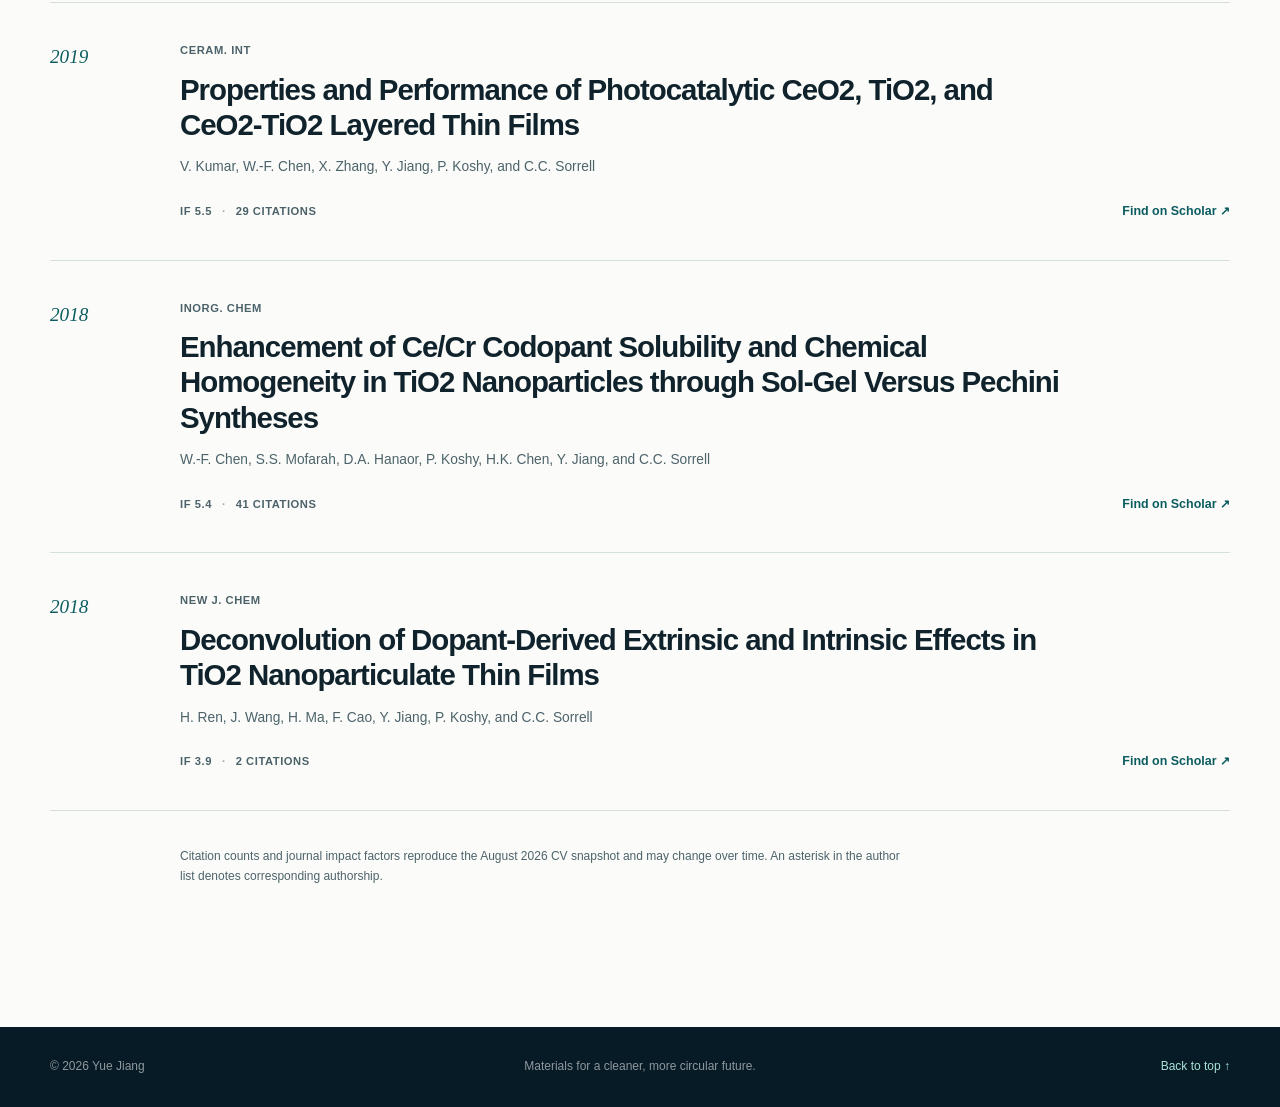
<file: publications.html>
<!doctype html>
<html lang="en">
  <head>
    <meta charset="utf-8" />
    <meta name="viewport" content="width=device-width, initial-scale=1" />
    <meta name="theme-color" content="#0b2533" />
    <meta name="author" content="Dr Yue Jiang (Jerry)" />
    <meta name="robots" content="index, follow, max-image-preview:large" />
    <meta name="description" content="Publications by Dr Yue Jiang (Jerry), an UNSW Sydney materials scientist working across functional materials, catalysis, green hydrogen, and waste upcycling." />
    <meta property="og:title" content="Publications | Dr Yue Jiang (Jerry)" />
    <meta property="og:description" content="Peer-reviewed research by Yue Jiang across functional materials, catalysis engineering, clean energy, and functional oxides." />
    <meta property="og:type" content="website" />
    <meta property="og:url" content="https://yuejiangjerry.github.io/publications.html" />
    <meta property="og:image" content="https://yuejiangjerry.github.io/assets/profile.jpeg" />
    <meta property="og:site_name" content="Dr Yue Jiang (Jerry)" />
    <link rel="canonical" href="https://yuejiangjerry.github.io/publications.html" />
    <title>Publications | Dr Yue Jiang (Jerry)</title>
    <link rel="icon" href="assets/favicon.svg" type="image/svg+xml" />
    <link rel="stylesheet" href="assets/styles.css" />
  </head>
  <body>
    <a class="skip-link" href="#main">Skip to content</a>
    <header class="site-header site-header-solid" data-header>
      <div class="shell nav-wrap">
        <a class="brand" href="index.html" aria-label="Yue Jiang, home">
          <span class="brand-mark" aria-hidden="true">YJ</span>
          <span class="brand-name">Yue Jiang</span>
        </a>
        <button class="nav-toggle" type="button" aria-expanded="false" aria-controls="site-nav">
          <span class="sr-only">Toggle navigation</span>
          <span></span><span></span>
        </button>
        <nav id="site-nav" class="site-nav" aria-label="Primary navigation">
          <a href="index.html#research">Research</a>
          <a href="publications.html" aria-current="page">Publications</a>
          <a href="index.html#experience">Experience</a>
          <a href="index.html#education">Education</a>
          <a href="index.html#teaching">Teaching</a>
          <a class="nav-contact" href="index.html#contact">Contact</a>
        </nav>
      </div>
    </header>

    <main id="main">
      <section class="page-hero section-dark">
        <div class="shell page-hero-grid">
          <div>
            <p class="eyebrow hero-eyebrow">Research record · Updated August 2026</p>
            <h1>Publications</h1>
          </div>
          <p>
            Peer-reviewed work across mechanically driven catalysis, photoactive materials,
            sustainable energy conversion, and functional oxides.
          </p>
        </div>
      </section>

      <section class="section publication-browser">
        <div class="shell">
          <div class="filter-panel" aria-label="Publication filters">
            <label class="search-field">
              <span>Search publications</span>
              <input type="search" placeholder="Title, journal, author, or keyword" data-publication-search />
            </label>
            <label>
              <span>Year</span>
              <select data-year-filter>
                <option value="all">All years</option>
              </select>
            </label>
            <label>
              <span>Authorship</span>
              <select data-role-filter>
                <option value="all">All publications</option>
                <option value="lead">First / corresponding author</option>
              </select>
            </label>
          </div>

          <div class="results-bar">
            <p><strong data-results-count>30</strong> publications</p>
            <button class="clear-button" type="button" data-clear-filters>Clear filters</button>
          </div>

          <div class="publication-list" data-publication-list aria-live="polite">
            <p class="loading-message">Loading publications…</p>
          </div>
          <p class="data-note">
            Citation counts and journal impact factors reproduce the August 2026 CV snapshot and may
            change over time. An asterisk in the author list denotes corresponding authorship.
          </p>
          <noscript><p>This page needs JavaScript to display the filterable publication list.</p></noscript>
        </div>
      </section>
    </main>

    <footer class="site-footer">
      <div class="shell footer-grid">
        <p>© <span data-current-year>2026</span> Yue Jiang</p>
        <p>Materials for a cleaner, more circular future.</p>
        <a href="#main">Back to top ↑</a>
      </div>
    </footer>
    <script src="assets/site.js" defer></script>
    <script src="assets/publications.js" defer></script>
  </body>
</html>
</file>
<file: assets/styles.css>
:root {
  --ink: #10232c;
  --ink-soft: #4c626a;
  --navy: #0b2533;
  --navy-light: #143747;
  --teal: #117a78;
  --teal-dark: #0b5c60;
  --mint: #a9e4d7;
  --mint-soft: #e1f3ee;
  --paper: #fbfcf9;
  --tint: #eef4f1;
  --line: #d5dfdb;
  --white: #ffffff;
  --shadow: 0 26px 70px rgba(8, 34, 45, 0.13);
  --shell: 1180px;
  --radius: 18px;
  --ease: cubic-bezier(0.2, 0.75, 0.25, 1);
}
*,
*::before,
*::after {
  box-sizing: border-box;
}

html {
  scroll-behavior: smooth;
  scroll-padding-top: 90px;
}

body {
  margin: 0;
  background: var(--paper);
  color: var(--ink);
  font-family: Aptos, "Segoe UI", Inter, Arial, sans-serif;
  font-size: 17px;
  line-height: 1.65;
  text-rendering: optimizeLegibility;
  -webkit-font-smoothing: antialiased;
}

body.nav-open {
  overflow: hidden;
}

::selection {
  background: var(--mint);
  color: var(--navy);
}

a {
  color: inherit;
}

button,
input,
select {
  font: inherit;
}

img,
svg {
  display: block;
  max-width: 100%;
}

h1,
h2,
h3,
p {
  margin-top: 0;
}

h1,
h2,
h3 {
  font-weight: 620;
  letter-spacing: -0.035em;
  line-height: 1.08;
}

h1 {
  font-size: clamp(3rem, 7.6vw, 6.7rem);
}

h2 {
  font-size: clamp(2.3rem, 4.4vw, 4.15rem);
}

h3 {
  font-size: clamp(1.25rem, 2vw, 1.65rem);
}

.shell {
  width: min(calc(100% - 48px), var(--shell));
  margin-inline: auto;
}

.section {
  padding: clamp(92px, 11vw, 152px) 0;
}

.section-dark {
  background: var(--navy);
  color: var(--white);
}

.section-tint {
  background: var(--tint);
}

.eyebrow {
  margin-bottom: 20px;
  color: var(--teal-dark);
  font-size: 0.77rem;
  font-weight: 760;
  letter-spacing: 0.16em;
  line-height: 1.2;
  text-transform: uppercase;
}

.hero-eyebrow {
  color: var(--mint);
}

.sr-only {
  position: absolute;
  width: 1px;
  height: 1px;
  padding: 0;
  margin: -1px;
  overflow: hidden;
  clip: rect(0, 0, 0, 0);
  white-space: nowrap;
  border: 0;
}

.skip-link {
  position: fixed;
  z-index: 1000;
  top: 12px;
  left: 12px;
  padding: 10px 16px;
  transform: translateY(-160%);
  background: var(--white);
  color: var(--navy);
  border-radius: 8px;
  font-weight: 700;
  transition: transform 160ms ease;
}

.skip-link:focus {
  transform: translateY(0);
}

.site-header {
  position: absolute;
  z-index: 100;
  top: 0;
  right: 0;
  left: 0;
  border-bottom: 1px solid rgba(255, 255, 255, 0.12);
  color: var(--white);
}

.site-header-solid {
  position: relative;
  background: var(--navy);
}

.nav-wrap {
  display: flex;
  min-height: 84px;
  align-items: center;
  justify-content: space-between;
}

.brand {
  display: inline-flex;
  align-items: center;
  gap: 12px;
  color: inherit;
  font-weight: 720;
  text-decoration: none;
}

.brand-mark {
  display: grid;
  width: 39px;
  height: 39px;
  place-items: center;
  background: var(--mint);
  color: var(--navy);
  border-radius: 50%;
  font-size: 0.72rem;
  letter-spacing: 0.04em;
}

.brand-name {
  letter-spacing: -0.02em;
}

.site-nav {
  display: flex;
  align-items: center;
  gap: clamp(20px, 2.6vw, 38px);
}

.site-nav a {
  position: relative;
  color: rgba(255, 255, 255, 0.82);
  font-size: 0.88rem;
  font-weight: 620;
  text-decoration: none;
}

.site-nav a:not(.nav-contact)::after {
  position: absolute;
  right: 0;
  bottom: -7px;
  left: 0;
  height: 1px;
  transform: scaleX(0);
  background: var(--mint);
  content: "";
  transform-origin: right;
  transition: transform 220ms var(--ease);
}

.site-nav a:hover::after,
.site-nav a:focus-visible::after,
.site-nav a[aria-current="page"]::after {
  transform: scaleX(1);
  transform-origin: left;
}

.nav-contact {
  padding: 9px 17px;
  border: 1px solid rgba(255, 255, 255, 0.38);
  border-radius: 999px;
  transition: background 180ms ease, color 180ms ease;
}

.nav-contact:hover,
.nav-contact:focus-visible {
  background: var(--mint);
  color: var(--navy);
}

.nav-toggle {
  display: none;
  width: 44px;
  height: 44px;
  padding: 0;
  border: 0;
  background: transparent;
  color: inherit;
}

.nav-toggle span:not(.sr-only) {
  display: block;
  width: 23px;
  height: 1px;
  margin: 7px auto;
  background: currentColor;
  transition: transform 180ms ease;
}

.nav-toggle[aria-expanded="true"] span:nth-child(2) {
  transform: translateY(4px) rotate(45deg);
}

.nav-toggle[aria-expanded="true"] span:nth-child(3) {
  transform: translateY(-4px) rotate(-45deg);
}

.hero {
  position: relative;
  min-height: 980px;
  padding: 170px 0 0;
  overflow: hidden;
}

.hero::after {
  position: absolute;
  right: 0;
  bottom: 0;
  left: 0;
  height: 1px;
  background: rgba(255, 255, 255, 0.12);
  content: "";
}

.hero-field {
  position: absolute;
  z-index: 0;
  top: 0;
  right: -180px;
  width: min(60vw, 850px);
  height: 720px;
  opacity: 0.58;
  pointer-events: none;
}

.hero-field::before,
.hero-field::after,
.hero-field i {
  position: absolute;
  border: 1px solid rgba(169, 228, 215, 0.2);
  border-radius: 50%;
  content: "";
}

.hero-field::before {
  inset: 70px;
  background: radial-gradient(circle at 50% 50%, rgba(17, 122, 120, 0.3), transparent 63%);
}

.hero-field::after {
  inset: 170px;
}

.hero-field i:nth-child(1) { inset: 0; }
.hero-field i:nth-child(2) { inset: 110px; }
.hero-field i:nth-child(3) { inset: 230px; }
.hero-field i:nth-child(4) { inset: 305px; }
.hero-field i:nth-child(5) {
  top: 49%;
  left: 49%;
  width: 13px;
  height: 13px;
  border: 0;
  background: var(--mint);
  box-shadow: 0 0 55px 22px rgba(169, 228, 215, 0.38);
}

.hero-grid {
  position: relative;
  z-index: 2;
  display: grid;
  grid-template-columns: minmax(0, 1.12fr) minmax(360px, 0.88fr);
  column-gap: clamp(52px, 7vw, 92px);
  row-gap: 54px;
  align-items: center;
}

.hero-visual {
  display: flex;
  width: 100%;
  align-self: center;
  justify-content: center;
}

.portrait-frame {
  position: relative;
  width: min(100%, 410px);
  margin: 0;
  overflow: hidden;
  aspect-ratio: 3 / 4;
  background: #c9ced1;
  border: 1px solid rgba(255, 255, 255, 0.15);
  border-radius: 205px 205px 22px 22px;
  box-shadow: var(--shadow);
}

.portrait-frame::after {
  position: absolute;
  inset: 0;
  background: linear-gradient(180deg, transparent 62%, rgba(11, 37, 51, 0.3));
  content: "";
  pointer-events: none;
}

.portrait-frame img {
  width: 100%;
  height: 100%;
  object-fit: cover;
  object-position: 50% 14%;
}

.hero-copy h1 {
  max-width: 900px;
  margin-bottom: 35px;
  font-size: clamp(2.65rem, 6vw, 5.35rem);
}

.hero-copy h1 em {
  color: var(--mint);
  font-family: Georgia, "Times New Roman", serif;
  font-weight: 400;
}

.hero-lead {
  max-width: 720px;
  margin-bottom: 38px;
  color: rgba(255, 255, 255, 0.75);
  font-size: clamp(1.12rem, 1.8vw, 1.35rem);
}

.hero-actions {
  display: flex;
  align-items: center;
  gap: 30px;
  flex-wrap: wrap;
}

.button {
  display: inline-flex;
  min-height: 52px;
  align-items: center;
  justify-content: center;
  padding: 13px 22px;
  border-radius: 999px;
  font-size: 0.9rem;
  font-weight: 720;
  text-decoration: none;
  transition: transform 180ms var(--ease), background 180ms ease, color 180ms ease, border-color 180ms ease;
}

.button:hover,
.button:focus-visible {
  transform: translateY(-2px);
}

.button-light {
  background: var(--mint);
  color: var(--navy);
}

.button-light:hover,
.button-light:focus-visible {
  background: var(--white);
}

.button-outline {
  border: 1px solid var(--teal-dark);
  color: var(--teal-dark);
}

.button-outline:hover,
.button-outline:focus-visible {
  background: var(--teal-dark);
  color: var(--white);
}

.text-link {
  display: inline-flex;
  align-items: center;
  gap: 9px;
  color: var(--teal-dark);
  font-size: 0.9rem;
  font-weight: 720;
  text-decoration: none;
}

.text-link span {
  transition: transform 180ms var(--ease);
}

.text-link:hover span,
.text-link:focus-visible span {
  transform: translate(3px, -3px);
}

.text-link-light {
  color: var(--mint);
}

.hero-card {
  position: relative;
  display: grid;
  grid-column: 1 / -1;
  grid-template-columns: minmax(270px, 0.9fr) minmax(320px, 1.1fr) auto;
  align-items: center;
  padding: 28px 32px;
  gap: clamp(28px, 4vw, 52px);
  background: rgba(255, 255, 255, 0.08);
  border: 1px solid rgba(255, 255, 255, 0.15);
  border-radius: var(--radius);
  box-shadow: var(--shadow);
  backdrop-filter: blur(14px);
}

.hero-card-role,
.hero-card-project {
  min-width: 0;
}

.card-kicker,
.project-label {
  margin-bottom: 10px;
  color: var(--mint);
  font-size: 0.7rem;
  font-weight: 750;
  letter-spacing: 0.13em;
  text-transform: uppercase;
}

.hero-card h2 {
  margin-bottom: 10px;
  font-size: clamp(1.35rem, 2vw, 1.7rem);
  letter-spacing: -0.025em;
}

.hero-card-role > p:not(.card-kicker) {
  margin-bottom: 0;
  color: rgba(255, 255, 255, 0.7);
  font-size: 0.88rem;
}

.hero-card-project {
  padding-left: clamp(28px, 4vw, 52px);
  border-left: 1px solid rgba(255, 255, 255, 0.16);
}

.project-name {
  max-width: 390px;
  margin-bottom: 0;
  font-size: 0.9rem;
}

.card-link {
  display: inline-flex;
  min-height: 42px;
  align-items: center;
  justify-content: center;
  padding: 10px 15px;
  border: 1px solid rgba(169, 228, 215, 0.36);
  border-radius: 999px;
  color: var(--mint);
  font-size: 0.76rem;
  font-weight: 700;
  text-decoration: none;
  white-space: nowrap;
}

.stats {
  position: relative;
  z-index: 2;
  display: grid;
  grid-template-columns: repeat(4, 1fr);
  margin-top: 90px;
  border-top: 1px solid rgba(255, 255, 255, 0.14);
}

.stats div {
  display: flex;
  min-height: 150px;
  flex-direction: column;
  justify-content: center;
  padding: 24px 34px;
  border-right: 1px solid rgba(255, 255, 255, 0.14);
}

.stats div:first-child {
  padding-left: 0;
}

.stats div:last-child {
  border-right: 0;
}

.stats strong {
  margin-bottom: 3px;
  color: var(--mint);
  font-family: Georgia, "Times New Roman", serif;
  font-size: 2.65rem;
  font-weight: 400;
  line-height: 1;
}

.stats span {
  color: rgba(255, 255, 255, 0.67);
  font-size: 0.78rem;
}

.section-intro {
  margin-bottom: 65px;
}

.split-heading {
  display: grid;
  grid-template-columns: minmax(0, 1.1fr) minmax(300px, 0.65fr);
  gap: clamp(42px, 10vw, 140px);
  align-items: end;
}

.split-heading h2 {
  max-width: 720px;
  margin-bottom: 0;
}

.split-heading > p {
  margin-bottom: 5px;
  color: var(--ink-soft);
}

.research-grid {
  display: grid;
  grid-template-columns: repeat(3, 1fr);
  gap: 18px;
}

.research-card {
  position: relative;
  min-height: 390px;
  padding: 34px;
  overflow: hidden;
  background: var(--white);
  border: 1px solid var(--line);
  border-radius: var(--radius);
  transition: transform 260ms var(--ease), box-shadow 260ms var(--ease), border-color 260ms ease;
}

.research-card:hover {
  z-index: 2;
  transform: translateY(-6px);
  border-color: rgba(17, 122, 120, 0.45);
  box-shadow: var(--shadow);
}

.research-card-featured {
  grid-row: span 2;
  min-height: 798px;
  background: var(--teal-dark);
  color: var(--white);
  border: 0;
}

.research-card-featured p {
  color: rgba(255, 255, 255, 0.7) !important;
}

.research-number {
  color: var(--teal-dark);
  font-family: Georgia, "Times New Roman", serif;
  font-size: 0.85rem;
  font-style: italic;
}

.research-card-featured .research-number {
  color: var(--mint);
}

.research-card h3 {
  margin: 28px 0 16px;
}

.research-card p {
  color: var(--ink-soft);
  font-size: 0.94rem;
}

.research-card ul {
  display: flex;
  margin: 38px 0 0;
  padding: 0;
  gap: 8px;
  flex-wrap: wrap;
  list-style: none;
}

.research-card li {
  padding: 7px 11px;
  border: 1px solid rgba(255, 255, 255, 0.24);
  border-radius: 999px;
  color: rgba(255, 255, 255, 0.78);
  font-size: 0.7rem;
}

.research-visual {
  position: relative;
  height: 175px;
  margin-top: 28px;
  overflow: hidden;
  background: linear-gradient(145deg, rgba(225, 243, 238, 0.72), rgba(255, 255, 255, 0.26));
  border: 1px solid rgba(17, 122, 120, 0.12);
  border-radius: 16px;
  transition: transform 300ms var(--ease), box-shadow 300ms var(--ease);
}

.research-card:hover .research-visual {
  transform: translateY(-3px) scale(1.015);
  box-shadow: 0 18px 38px rgba(8, 61, 70, 0.12);
}

.research-card-featured .research-visual {
  height: 330px;
  background:
    radial-gradient(circle at 50% 48%, rgba(169, 228, 215, 0.18), transparent 44%),
    rgba(5, 48, 57, 0.28);
  border-color: rgba(169, 228, 215, 0.2);
}

.research-visual img {
  width: 100%;
  height: 100%;
  object-fit: contain;
}

.research-visual svg {
  width: 100%;
  height: 100%;
}

.visual-hydrogen {
  background:
    radial-gradient(circle at 80% 18%, rgba(248, 203, 120, 0.2), transparent 27%),
    linear-gradient(145deg, #effaf7, #edf7fb);
}

.visual-circularity {
  background:
    radial-gradient(circle at 48% 50%, rgba(141, 104, 199, 0.12), transparent 34%),
    linear-gradient(145deg, #f3faf6, #fff8ee);
}

.visual-lattice {
  background:
    radial-gradient(circle at 40% 50%, rgba(255, 130, 108, 0.13), transparent 29%),
    linear-gradient(145deg, #eff9f7, #f5f1fb);
}

.svg-label {
  fill: rgba(255, 255, 255, 0.68);
  font-family: Aptos, "Segoe UI", sans-serif;
  font-size: 10px;
  font-weight: 750;
  letter-spacing: 0.16em;
}

.svg-label.dark {
  fill: #557078;
}

.wave-ring {
  opacity: 0.28;
  transform-box: view-box;
  transform-origin: center;
  animation: wavePulse 3.8s ease-in-out infinite;
}

.wave-2 { animation-delay: -1.2s; }
.wave-3 { animation-delay: -2.4s; }

.mech-core {
  transform-box: fill-box;
  transform-origin: center;
  animation: coreFloat 3.6s ease-in-out infinite;
}

.charge {
  font-size: 11px;
  font-weight: 900;
  text-anchor: middle;
  transform-box: fill-box;
  transform-origin: center;
}

.charge-left { animation: chargeLeft 3s ease-in-out infinite; }
.charge-right { animation: chargeRight 3s ease-in-out infinite; }

.energy-path,
.electron-flow,
.cycle-path,
.dopant-path {
  stroke-dashoffset: 0;
  animation: dashFlow 5s linear infinite;
}

.photo-rays {
  transform-box: fill-box;
  transform-origin: center;
  animation: rayGlow 3.2s ease-in-out infinite;
}

.hydrogen-drop {
  transform-box: fill-box;
  transform-origin: center;
  animation: dropFloat 4s ease-in-out infinite;
}

.bubble {
  transform-box: fill-box;
  transform-origin: center;
  animation: bubbleRise 4s ease-in-out infinite;
}

.bubble-2 { animation-delay: -1.2s; }
.bubble-3 { animation-delay: -2.3s; }

.bubble text {
  fill: #0b5c60;
  font-size: 10px;
  font-weight: 800;
  text-anchor: middle;
}

.cycle-path {
  stroke-dasharray: 12 9;
}

.cycle-path-return {
  animation-direction: reverse;
}

.waste-icon,
.value-icon,
.molecule {
  transform-box: fill-box;
  transform-origin: center;
  animation: coreFloat 4.4s ease-in-out infinite;
}

.value-icon { animation-delay: -1.4s; }
.molecule { animation-delay: -2.6s; }

.defect-halo {
  transform-box: fill-box;
  transform-origin: center;
  animation: defectPulse 2.8s ease-out infinite;
}

.defect-node,
.dopant-node {
  transform-box: fill-box;
  transform-origin: center;
  animation: nodeGlow 3s ease-in-out infinite;
}

.dopant-node { animation-delay: -1.5s; }

@keyframes wavePulse {
  0%, 100% { opacity: 0.2; transform: scale(0.96); }
  50% { opacity: 0.62; transform: scale(1.04); }
}

@keyframes coreFloat {
  0%, 100% { transform: translateY(0); }
  50% { transform: translateY(-7px); }
}

@keyframes chargeLeft {
  0%, 100% { transform: translate(0, 0); }
  50% { transform: translate(35px, 10px); }
}

@keyframes chargeRight {
  0%, 100% { transform: translate(0, 0); }
  50% { transform: translate(-35px, -10px); }
}

@keyframes dashFlow {
  to { stroke-dashoffset: -72; }
}

@keyframes rayGlow {
  0%, 100% { opacity: 0.48; transform: scale(0.92); }
  50% { opacity: 1; transform: scale(1.08); }
}

@keyframes dropFloat {
  0%, 100% { transform: translateY(1px); }
  50% { transform: translateY(-6px); }
}

@keyframes bubbleRise {
  0%, 100% { opacity: 0.62; transform: translateY(5px) scale(0.92); }
  50% { opacity: 1; transform: translateY(-7px) scale(1.05); }
}

@keyframes defectPulse {
  0% { opacity: 0.52; transform: scale(0.65); }
  70%, 100% { opacity: 0; transform: scale(1.65); }
}

@keyframes nodeGlow {
  0%, 100% { filter: drop-shadow(0 0 0 rgba(255, 130, 108, 0)); }
  50% { filter: drop-shadow(0 0 8px rgba(255, 130, 108, 0.75)); }
}

.publication-heading {
  display: flex;
  align-items: end;
  justify-content: space-between;
  gap: 40px;
}

.publication-heading h2 {
  max-width: 800px;
  margin-bottom: 0;
}

.featured-publications {
  display: grid;
  grid-template-columns: repeat(2, 1fr);
  border-top: 1px solid var(--line);
}

.featured-publication {
  position: relative;
  min-height: 315px;
  padding: 38px 36px 36px 0;
  border-bottom: 1px solid var(--line);
}

.featured-publication:nth-child(odd) {
  padding-right: 55px;
  border-right: 1px solid var(--line);
}

.featured-publication:nth-child(even) {
  padding-left: 55px;
}

.publication-meta,
.publication-labels,
.metric-list {
  display: flex;
  align-items: center;
  gap: 10px;
  flex-wrap: wrap;
}

.publication-meta span,
.publication-labels > span,
.metric-list span,
.role-chip {
  color: var(--teal-dark);
  font-size: 0.7rem;
  font-weight: 740;
  letter-spacing: 0.05em;
  text-transform: uppercase;
}

.publication-meta span + span::before,
.metric-list span + span::before {
  margin-right: 10px;
  color: #9aaba6;
  content: "·";
}

.featured-publication h3 {
  max-width: 500px;
  margin: 22px 0 18px;
}

.featured-publication p {
  display: -webkit-box;
  max-width: 520px;
  margin-bottom: 25px;
  overflow: hidden;
  color: var(--ink-soft);
  font-size: 0.83rem;
  -webkit-box-orient: vertical;
  -webkit-line-clamp: 2;
}

.featured-publication a,
.publication-footer a {
  color: var(--teal-dark);
  font-size: 0.78rem;
  font-weight: 750;
  text-decoration: none;
}

.loading-message {
  padding: 35px 0;
  color: var(--ink-soft);
}

.experience-grid {
  display: grid;
  grid-template-columns: minmax(260px, 0.55fr) minmax(0, 1fr);
  gap: clamp(70px, 12vw, 170px);
}

.experience-intro {
  align-self: start;
}

.experience-intro h2 {
  margin-bottom: 28px;
}

.experience-intro > p:not(.eyebrow) {
  margin-bottom: 28px;
  color: var(--ink-soft);
}

.timeline {
  margin: 0;
  padding: 0;
  border-top: 1px solid var(--line);
  list-style: none;
}

.timeline li {
  display: grid;
  grid-template-columns: 150px 1fr;
  gap: 32px;
  padding: 28px 0;
  border-bottom: 1px solid var(--line);
}

.timeline time {
  color: var(--teal-dark);
  font-size: 0.77rem;
  font-weight: 750;
}

.timeline h3 {
  margin-bottom: 7px;
  font-size: 1.25rem;
}

.timeline p {
  margin-bottom: 0;
  color: var(--ink-soft);
  font-size: 0.9rem;
}

.education-section {
  position: relative;
  overflow: hidden;
}

.education-section::before {
  position: absolute;
  top: -180px;
  right: -120px;
  width: 480px;
  height: 480px;
  background: repeating-radial-gradient(circle, rgba(17, 122, 120, 0.08) 0 1px, transparent 2px 24px);
  border-radius: 50%;
  content: "";
  pointer-events: none;
}

.education-heading {
  position: relative;
  z-index: 1;
}

.degree-grid {
  position: relative;
  z-index: 1;
  display: grid;
  grid-template-columns: repeat(2, 1fr);
  gap: 18px;
}

.degree-card {
  position: relative;
  min-height: 385px;
  padding: clamp(32px, 4vw, 50px);
  overflow: hidden;
  background: var(--white);
  border: 1px solid var(--line);
  border-radius: var(--radius);
  transition: transform 260ms var(--ease), box-shadow 260ms var(--ease);
}

.degree-card:hover {
  transform: translateY(-5px);
  box-shadow: var(--shadow);
}

.degree-card::after {
  position: absolute;
  right: -7px;
  bottom: -30px;
  color: rgba(17, 122, 120, 0.06);
  content: "MSc";
  font-family: Georgia, "Times New Roman", serif;
  font-size: clamp(6rem, 13vw, 10rem);
  font-style: italic;
  line-height: 1;
  pointer-events: none;
}

.degree-card-primary {
  background: linear-gradient(145deg, var(--teal-dark), #0b4651);
  color: var(--white);
  border-color: transparent;
}

.degree-card-primary::after {
  color: rgba(169, 228, 215, 0.08);
  content: "PhD";
}

.degree-meta {
  display: flex;
  align-items: center;
  justify-content: space-between;
  gap: 20px;
  margin-bottom: 55px;
  color: var(--teal-dark);
  font-size: 0.72rem;
  font-weight: 760;
  letter-spacing: 0.11em;
  text-transform: uppercase;
}

.degree-card-primary .degree-meta {
  color: var(--mint);
}

.degree-type {
  margin-bottom: 10px;
  color: var(--teal-dark);
  font-size: 0.76rem;
  font-weight: 760;
  letter-spacing: 0.08em;
  text-transform: uppercase;
}

.degree-card-primary .degree-type {
  color: var(--mint);
}

.degree-card h3 {
  position: relative;
  z-index: 1;
  max-width: 430px;
  margin-bottom: 0;
  font-size: clamp(1.6rem, 3vw, 2.3rem);
}

.degree-rule {
  width: 52px;
  height: 2px;
  margin: 30px 0 20px;
  background: var(--teal);
}

.degree-card-primary .degree-rule {
  background: var(--mint);
}

.thesis-label {
  margin-bottom: 6px;
  color: var(--ink-soft);
  font-size: 0.68rem;
  font-weight: 760;
  letter-spacing: 0.12em;
  text-transform: uppercase;
}

.degree-card-primary .thesis-label {
  color: rgba(255, 255, 255, 0.55);
}

.thesis-title {
  position: relative;
  z-index: 1;
  max-width: 470px;
  margin-bottom: 0;
  color: var(--ink-soft);
  font-size: 0.9rem;
}

.degree-card-primary .thesis-title {
  color: rgba(255, 255, 255, 0.76);
}

.teaching-section .split-heading > p {
  color: rgba(255, 255, 255, 0.68);
}

.teaching-grid {
  display: grid;
  grid-template-columns: repeat(3, 1fr);
  gap: 1px;
  background: rgba(255, 255, 255, 0.15);
  border: 1px solid rgba(255, 255, 255, 0.15);
}

.teaching-grid article {
  padding: clamp(34px, 5vw, 60px);
  background: var(--navy);
}

.teaching-grid strong {
  display: block;
  margin-bottom: 32px;
  color: var(--mint);
  font-family: Georgia, "Times New Roman", serif;
  font-size: 4.4rem;
  font-weight: 400;
  line-height: 1;
}

.teaching-grid h3 {
  margin-bottom: 14px;
}

.teaching-grid p {
  margin-bottom: 0;
  color: rgba(255, 255, 255, 0.64);
  font-size: 0.88rem;
}

.grant-list {
  border-top: 1px solid var(--line);
}

.grant-list article {
  display: grid;
  grid-template-columns: 130px 1fr auto;
  gap: 35px;
  align-items: start;
  padding: 30px 0;
  border-bottom: 1px solid var(--line);
}

.grant-year {
  color: var(--teal-dark);
  font-size: 0.78rem;
  font-weight: 750;
}

.grant-list h3 {
  margin-bottom: 8px;
  font-size: 1.25rem;
}

.grant-list p {
  margin-bottom: 0;
  color: var(--ink-soft);
  font-size: 0.88rem;
}

.grant-list strong {
  color: var(--teal-dark);
  font-size: 0.95rem;
  white-space: nowrap;
}

.visual-remediation {
  background:
    radial-gradient(circle at 78% 34%, rgba(248, 203, 120, 0.2), transparent 28%),
    linear-gradient(145deg, #edf9f7, #eef7fb);
}

.gallery-heading {
  align-items: end;
}

.gallery-section {
  padding-block: clamp(72px, 8vw, 112px);
}

.gallery-heading > p {
  max-width: 510px;
  margin-bottom: 5px;
  color: var(--ink-soft);
}

.gallery-grid {
  display: grid;
  grid-template-columns: repeat(3, minmax(0, 1fr));
  gap: 18px;
}

.gallery-item {
  position: relative;
  min-height: 0;
  aspect-ratio: 4 / 3;
  margin: 0;
  overflow: hidden;
  border-radius: var(--radius);
  background: var(--navy-light);
  box-shadow: var(--shadow);
}

.gallery-item-featured {
  grid-row: auto;
  min-height: 0;
}

.gallery-item::after {
  position: absolute;
  inset: 40% 0 0;
  background: linear-gradient(to bottom, transparent, rgba(7, 27, 38, 0.82));
  content: "";
  pointer-events: none;
}

.gallery-item img {
  width: 100%;
  height: 100%;
  object-fit: cover;
  transition: transform 500ms var(--ease);
}

.gallery-item-featured img {
  object-position: 50% 45%;
}

.gallery-item:hover img {
  transform: scale(1.025);
}

.gallery-item figcaption {
  position: absolute;
  z-index: 1;
  right: 24px;
  bottom: 22px;
  left: 24px;
  margin: 0;
  color: var(--white);
  font-size: 0.82rem;
  font-weight: 700;
  letter-spacing: 0.02em;
}

.contact-section {
  padding: clamp(95px, 12vw, 165px) 0;
}

.contact-grid {
  display: grid;
  grid-template-columns: minmax(0, 1fr) minmax(320px, 0.62fr);
  gap: clamp(60px, 13vw, 180px);
}

.contact-grid h2 {
  max-width: 750px;
  margin-bottom: 0;
}

.contact-copy > p {
  color: rgba(255, 255, 255, 0.68);
}

.contact-email {
  display: inline-block;
  margin: 28px 0;
  color: var(--mint);
  font-size: clamp(1.1rem, 2vw, 1.45rem);
  font-weight: 700;
  text-underline-offset: 6px;
}

.profile-links {
  display: flex;
  gap: 20px;
  flex-wrap: wrap;
}

.profile-links a {
  color: rgba(255, 255, 255, 0.74);
  font-size: 0.82rem;
  font-weight: 700;
  text-decoration: none;
}

.profile-links a:hover,
.profile-links a:focus-visible {
  color: var(--mint);
}

.site-footer {
  padding: 30px 0;
  background: #071b26;
  color: rgba(255, 255, 255, 0.55);
  font-size: 0.75rem;
}

.footer-grid {
  display: grid;
  grid-template-columns: 1fr auto 1fr;
  align-items: center;
  gap: 20px;
}

.footer-grid p {
  margin-bottom: 0;
}

.footer-grid a {
  justify-self: end;
  color: var(--mint);
  text-decoration: none;
}

.page-hero {
  padding: clamp(95px, 11vw, 145px) 0;
}

.page-hero-grid {
  display: grid;
  grid-template-columns: minmax(0, 1.1fr) minmax(300px, 0.55fr);
  gap: 70px;
  align-items: end;
}

.page-hero h1 {
  margin-bottom: 0;
}

.page-hero-grid > p {
  margin-bottom: 10px;
  color: rgba(255, 255, 255, 0.68);
}

.publication-browser {
  padding-top: 70px;
}

.filter-panel {
  display: grid;
  grid-template-columns: 1fr 190px 245px;
  gap: 18px;
  padding: 23px;
  background: var(--tint);
  border: 1px solid var(--line);
  border-radius: 14px;
}

.filter-panel label {
  display: grid;
  gap: 7px;
}

.filter-panel label > span {
  color: var(--ink-soft);
  font-size: 0.72rem;
  font-weight: 750;
  letter-spacing: 0.05em;
  text-transform: uppercase;
}

.filter-panel input,
.filter-panel select {
  width: 100%;
  min-height: 49px;
  padding: 10px 13px;
  background: var(--white);
  color: var(--ink);
  border: 1px solid #c7d5d0;
  border-radius: 8px;
  outline: 0;
  transition: border-color 150ms ease, box-shadow 150ms ease;
}

.filter-panel input:focus,
.filter-panel select:focus {
  border-color: var(--teal);
  box-shadow: 0 0 0 3px rgba(17, 122, 120, 0.14);
}

.results-bar {
  display: flex;
  align-items: center;
  justify-content: space-between;
  padding: 32px 0 18px;
}

.results-bar p {
  margin-bottom: 0;
  color: var(--ink-soft);
  font-size: 0.85rem;
}

.clear-button {
  padding: 4px 0;
  background: transparent;
  color: var(--teal-dark);
  border: 0;
  border-bottom: 1px solid currentColor;
  cursor: pointer;
  font-size: 0.78rem;
  font-weight: 700;
}

.publication-list {
  border-top: 1px solid var(--line);
}

.publication-item {
  display: grid;
  grid-template-columns: 95px 1fr;
  gap: 35px;
  padding: 38px 0;
  border-bottom: 1px solid var(--line);
}

.publication-year {
  color: var(--teal-dark);
  font-family: Georgia, "Times New Roman", serif;
  font-size: 1.2rem;
  font-style: italic;
}

.publication-labels {
  margin-bottom: 12px;
}

.publication-labels > span:not(.role-chip) {
  color: var(--ink-soft);
}

.role-chip {
  padding: 3px 8px;
  background: var(--mint-soft);
  border-radius: 999px;
}

.publication-item h2 {
  max-width: 900px;
  margin-bottom: 14px;
  font-size: clamp(1.35rem, 2.3vw, 1.85rem);
  line-height: 1.2;
}

.publication-authors {
  max-width: 900px;
  color: var(--ink-soft);
  font-size: 0.86rem;
}

.publication-footer {
  display: flex;
  align-items: center;
  justify-content: space-between;
  gap: 20px;
  margin-top: 22px;
}

.metric-list span {
  color: var(--ink-soft);
}

.data-note {
  max-width: 720px;
  margin: 36px 0 0 130px;
  color: var(--ink-soft);
  font-size: 0.75rem;
}

.empty-state {
  padding: 70px 0;
  text-align: center;
}

.empty-state h2 {
  margin-bottom: 10px;
  font-size: 1.8rem;
}

.empty-state p {
  color: var(--ink-soft);
}

.error-page {
  min-height: 100vh;
}

.error-content {
  display: flex;
  min-height: 100vh;
  max-width: 800px;
  flex-direction: column;
  align-items: flex-start;
  justify-content: center;
}

.error-content h1 {
  margin-bottom: 25px;
  font-size: clamp(3rem, 8vw, 6rem);
}

.error-content > p:not(.eyebrow) {
  margin-bottom: 35px;
  color: rgba(255, 255, 255, 0.68);
}

:focus-visible {
  outline: 3px solid var(--mint);
  outline-offset: 4px;
}

@media (max-width: 920px) {
  .nav-toggle {
    position: relative;
    z-index: 102;
    display: block;
  }

  .site-nav {
    position: fixed;
    z-index: 101;
    inset: 0;
    display: flex;
    flex-direction: column;
    align-items: flex-start;
    justify-content: center;
    padding: 85px 24px;
    transform: translateY(-100%);
    background: var(--navy);
    gap: 20px;
    opacity: 0;
    pointer-events: none;
    transition: transform 260ms var(--ease), opacity 200ms ease;
  }

  .site-nav.is-open {
    transform: translateY(0);
    opacity: 1;
    pointer-events: auto;
  }

  .site-nav a {
    font-size: 1.65rem;
  }

  .nav-contact {
    margin-top: 10px;
  }

  .hero {
    padding-top: 150px;
  }

  .hero-grid,
  .split-heading,
  .experience-grid,
  .contact-grid,
  .page-hero-grid {
    grid-template-columns: 1fr;
  }

  .hero-card {
    grid-template-columns: repeat(2, minmax(0, 1fr));
    gap: 26px;
  }

  .hero-visual {
    max-width: 470px;
    margin-inline: auto;
  }

  .hero-card-project {
    padding-left: 26px;
  }

  .card-link {
    grid-column: 1 / -1;
    justify-self: start;
  }

  .stats {
    grid-template-columns: repeat(2, 1fr);
  }

  .stats div:nth-child(2) {
    border-right: 0;
  }

  .stats div:nth-child(-n + 2) {
    border-bottom: 1px solid rgba(255, 255, 255, 0.14);
  }

  .stats div:nth-child(3) {
    padding-left: 0;
  }

  .research-grid {
    grid-template-columns: repeat(2, 1fr);
  }

  .research-card-featured {
    grid-row: span 1;
    min-height: 520px;
  }

  .publication-heading {
    align-items: flex-start;
    flex-direction: column;
  }

  .teaching-grid {
    grid-template-columns: 1fr;
  }

  .degree-grid {
    grid-template-columns: 1fr;
  }

  .grant-list article {
    grid-template-columns: 110px 1fr;
  }

  .grant-list strong {
    grid-column: 2;
  }

  .filter-panel {
    grid-template-columns: 1fr 1fr;
  }

  .search-field {
    grid-column: 1 / -1;
  }
}

@media (max-width: 640px) {
  body {
    font-size: 16px;
  }

  .shell {
    width: min(calc(100% - 32px), var(--shell));
  }

  .nav-wrap {
    min-height: 74px;
  }

  .hero {
    min-height: auto;
    padding-top: 130px;
  }

  .hero-field {
    top: -90px;
    right: -330px;
    width: 700px;
  }

  .hero-grid {
    gap: 45px;
  }

  .hero-copy h1 {
    font-size: clamp(2.65rem, 13vw, 4rem);
  }

  .hero-actions {
    align-items: flex-start;
    flex-direction: column;
  }

  .hero-card {
    grid-template-columns: 1fr;
    padding: 24px;
    gap: 22px;
  }

  .hero-card-project {
    padding-top: 22px;
    padding-left: 0;
    border-top: 1px solid rgba(255, 255, 255, 0.16);
    border-left: 0;
  }

  .card-link {
    grid-column: auto;
  }

  .portrait-frame {
    border-radius: 120px 120px 18px 18px;
  }

  .stats {
    margin-top: 65px;
  }

  .stats div {
    min-height: 125px;
    padding: 20px 14px;
  }

  .stats div:first-child,
  .stats div:nth-child(3) {
    padding-left: 0;
  }

  .gallery-grid {
    grid-template-columns: 1fr;
    gap: 14px;
  }

  .gallery-item-featured {
    grid-column: auto;
    min-height: 0;
  }

  .gallery-item:not(.gallery-item-featured) {
    min-height: 0;
  }

  .gallery-item figcaption {
    right: 18px;
    bottom: 17px;
    left: 18px;
  }

  .stats strong {
    font-size: 2.25rem;
  }

  .research-grid,
  .featured-publications {
    grid-template-columns: 1fr;
  }

  .research-card,
  .research-card-featured {
    min-height: 410px;
    padding: 26px;
  }

  .featured-publication,
  .featured-publication:nth-child(odd),
  .featured-publication:nth-child(even) {
    min-height: 0;
    padding: 30px 0;
    border-right: 0;
  }

  .timeline li {
    grid-template-columns: 1fr;
    gap: 10px;
  }

  .degree-card {
    min-height: 350px;
    padding: 28px;
  }

  .degree-meta {
    margin-bottom: 42px;
  }

  .grant-list article {
    grid-template-columns: 1fr;
    gap: 10px;
  }

  .grant-list strong {
    grid-column: 1;
  }

  .footer-grid {
    grid-template-columns: 1fr auto;
  }

  .footer-grid p:nth-child(2) {
    display: none;
  }

  .filter-panel {
    grid-template-columns: 1fr;
    padding: 16px;
  }

  .search-field {
    grid-column: auto;
  }

  .publication-item {
    grid-template-columns: 1fr;
    gap: 10px;
    padding: 32px 0;
  }

  .publication-footer {
    align-items: flex-start;
    flex-direction: column;
  }

  .data-note {
    margin-left: 0;
  }
}

@media (prefers-reduced-motion: reduce) {
  html {
    scroll-behavior: auto;
  }

  *,
  *::before,
  *::after {
    scroll-behavior: auto !important;
    transition-duration: 0.01ms !important;
    animation-duration: 0.01ms !important;
    animation-iteration-count: 1 !important;
  }
}
</file>
